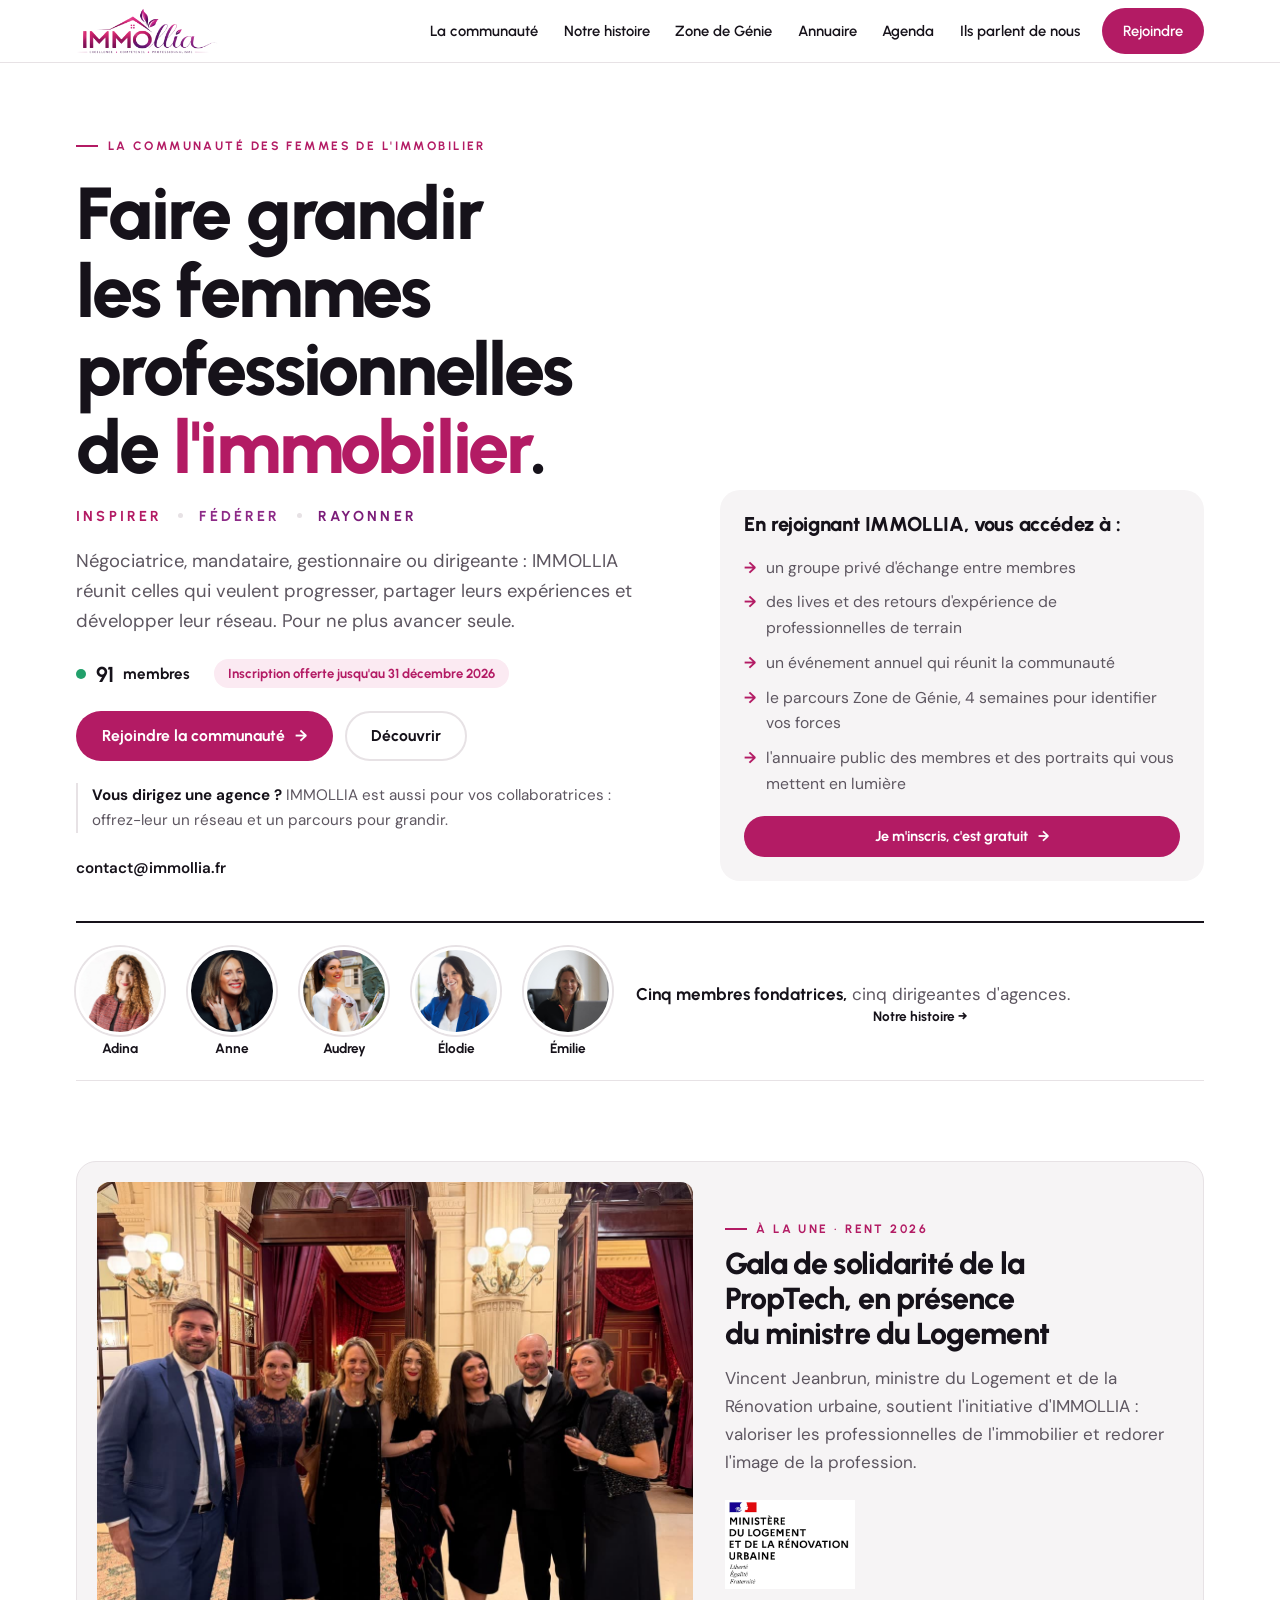
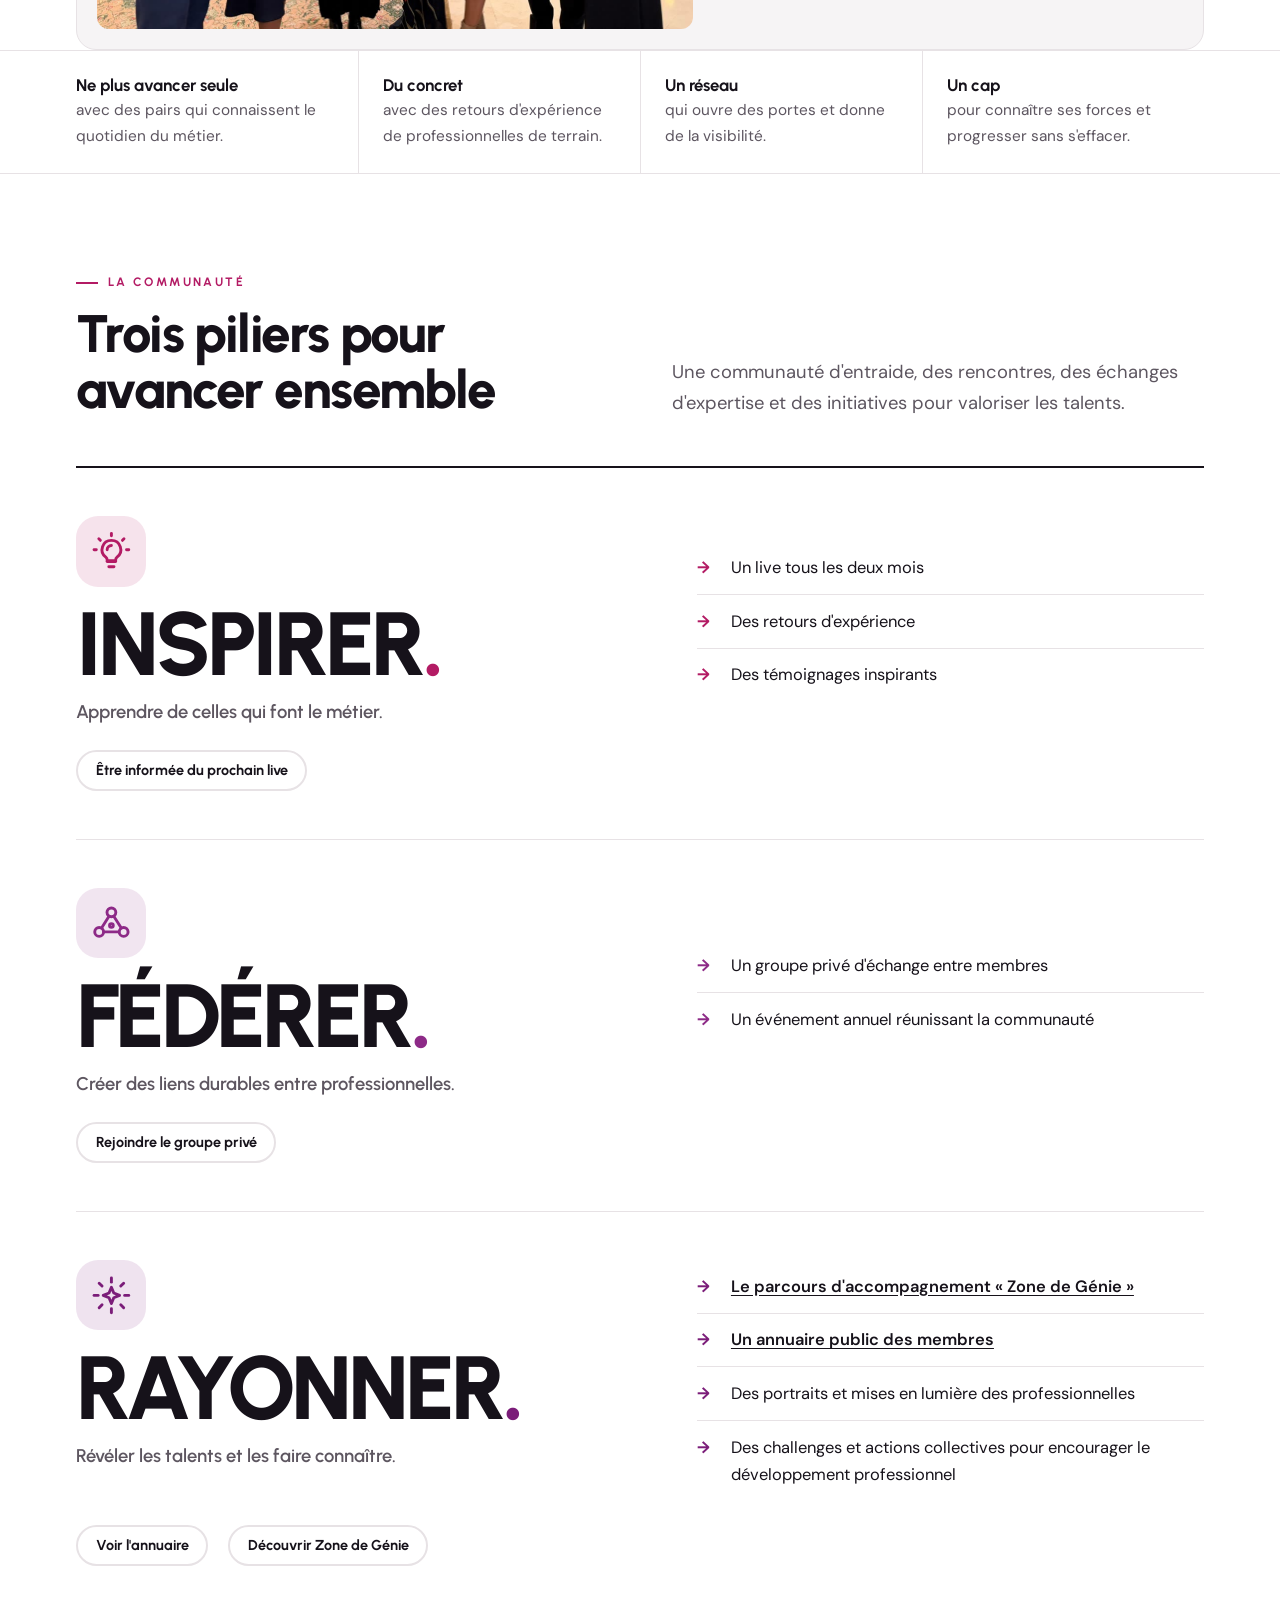
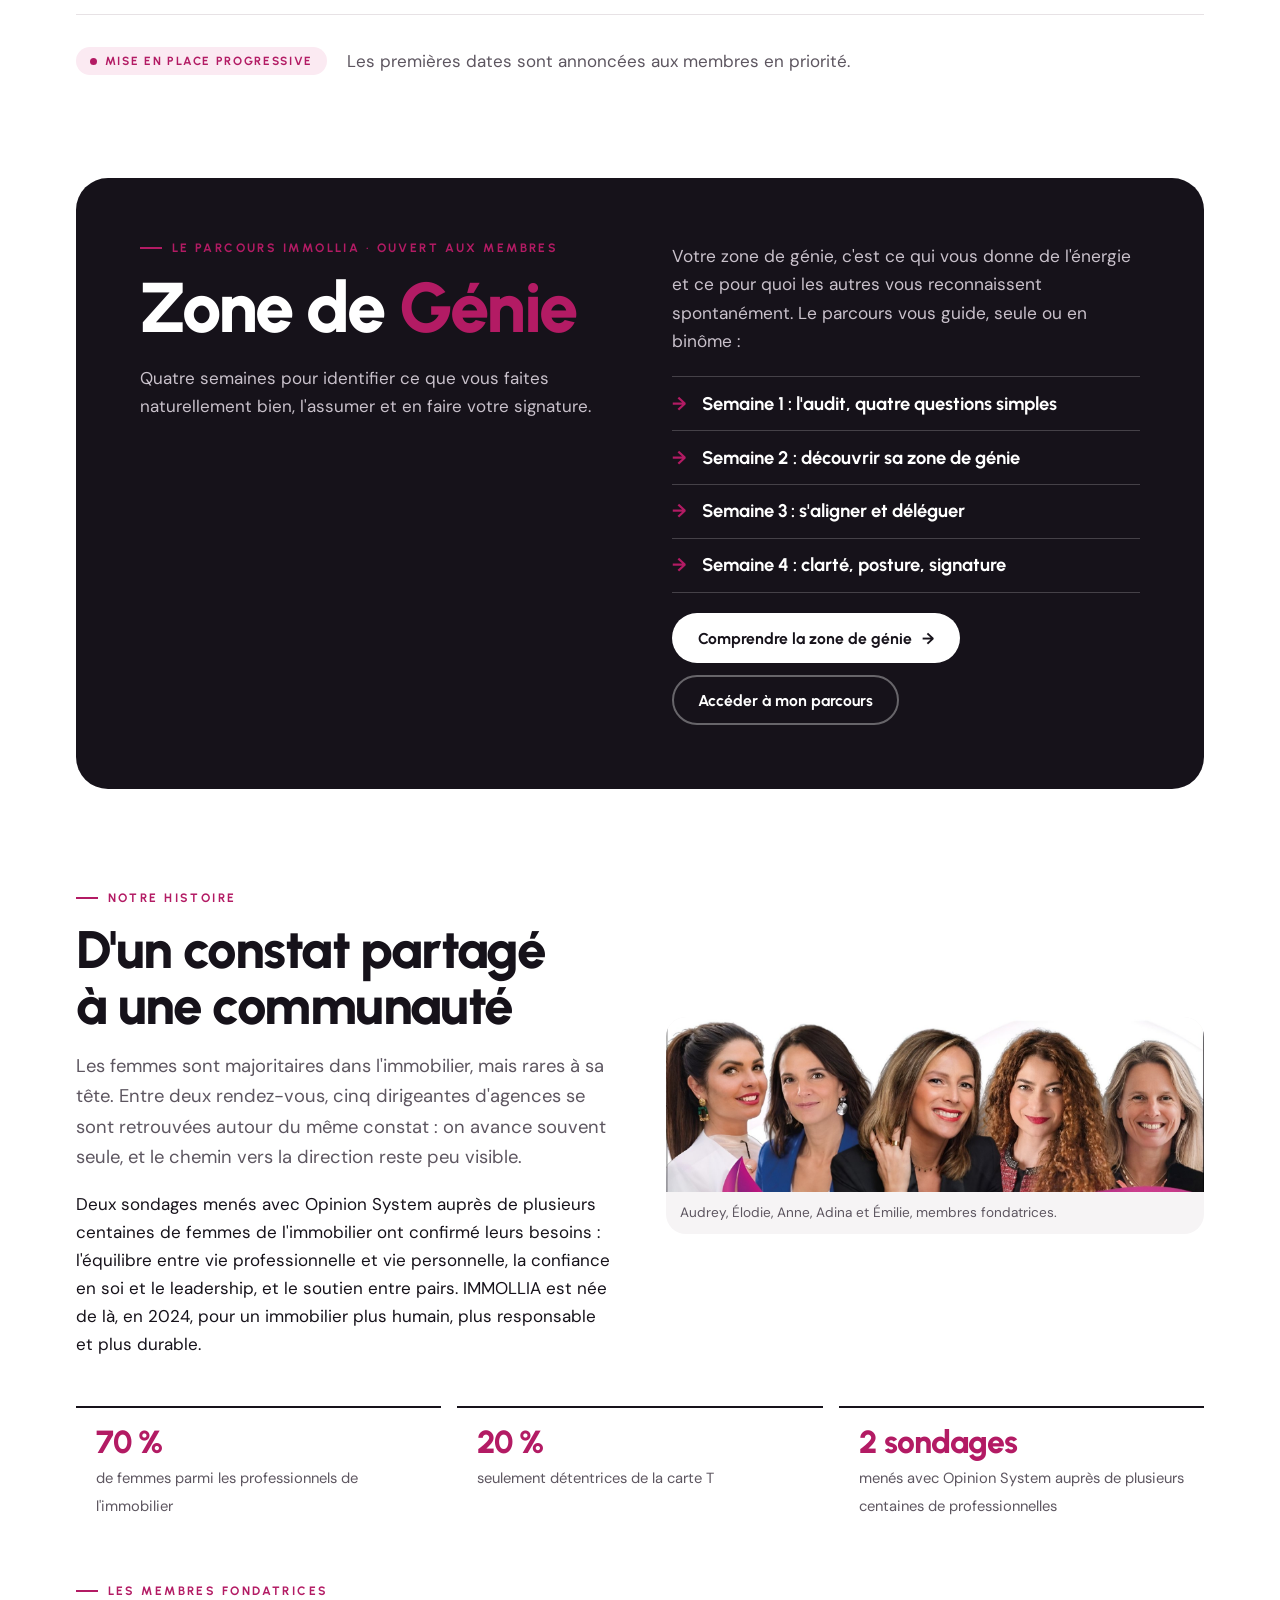
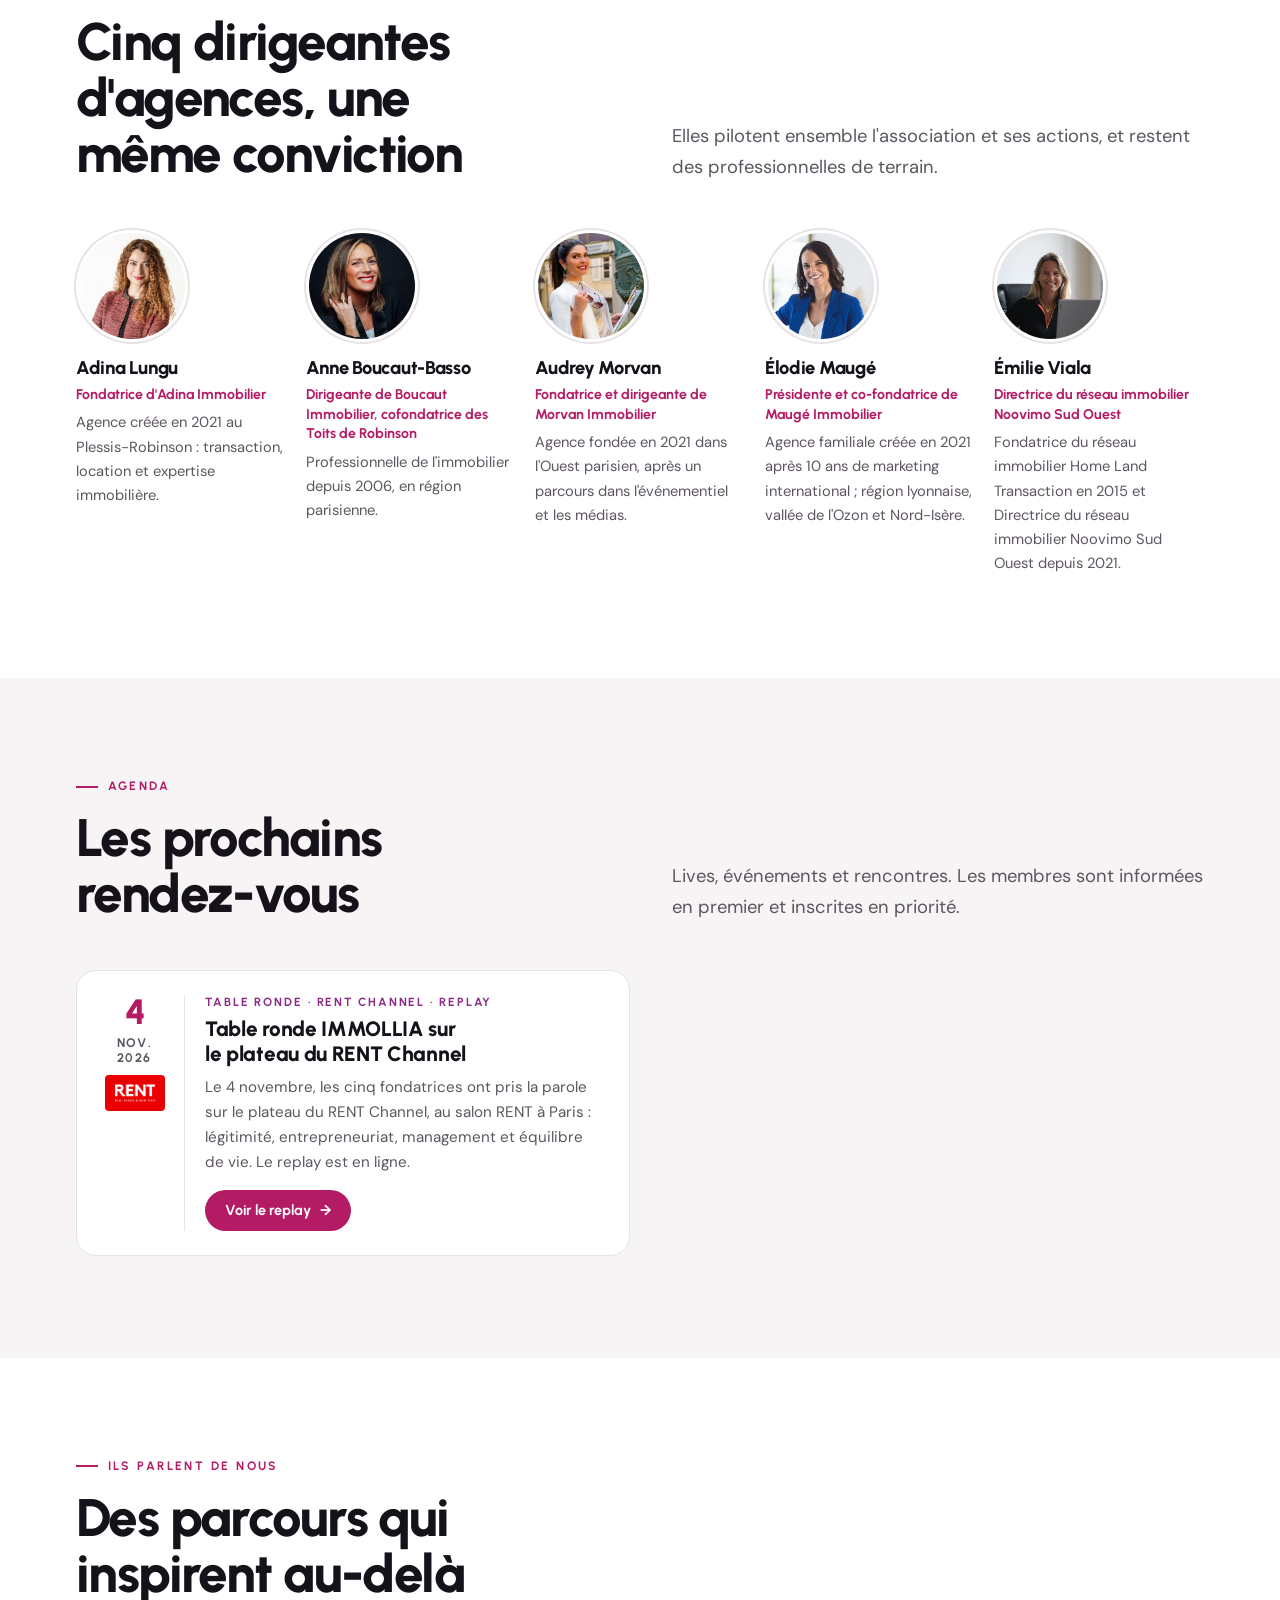
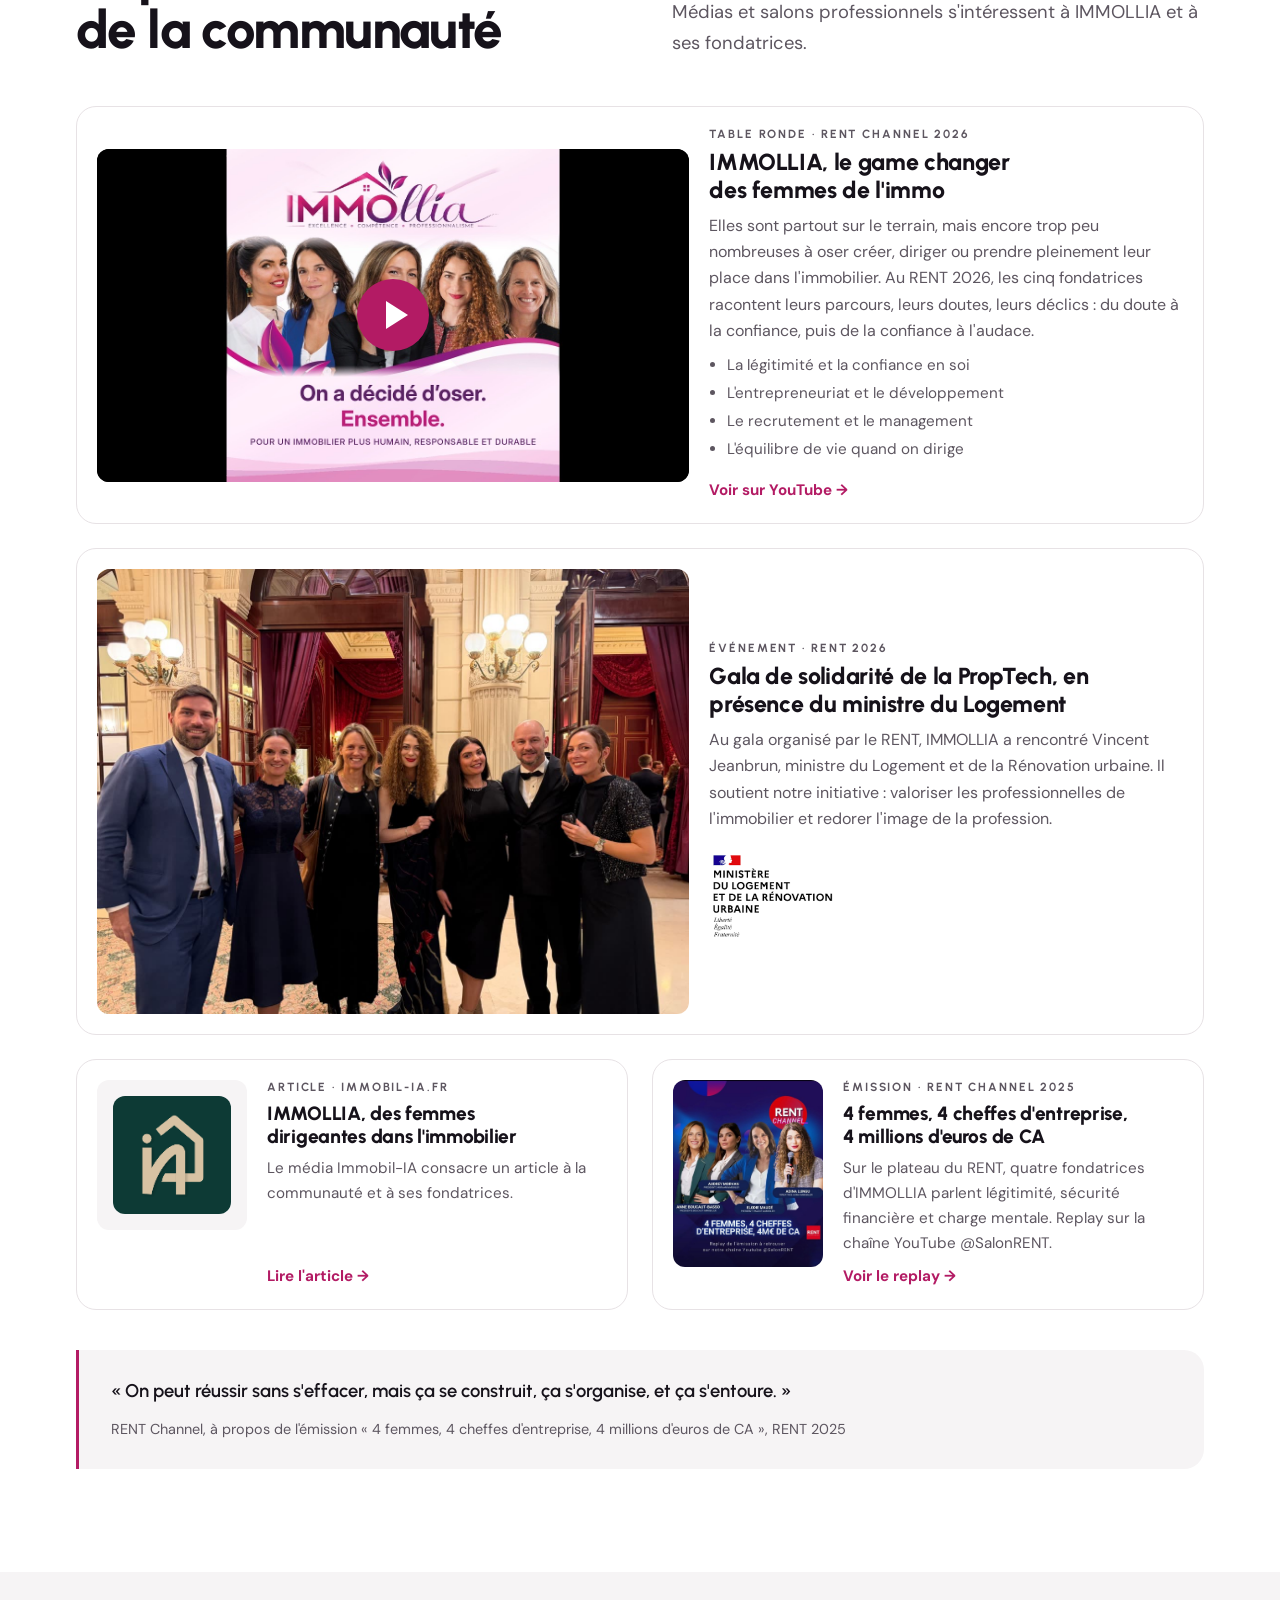
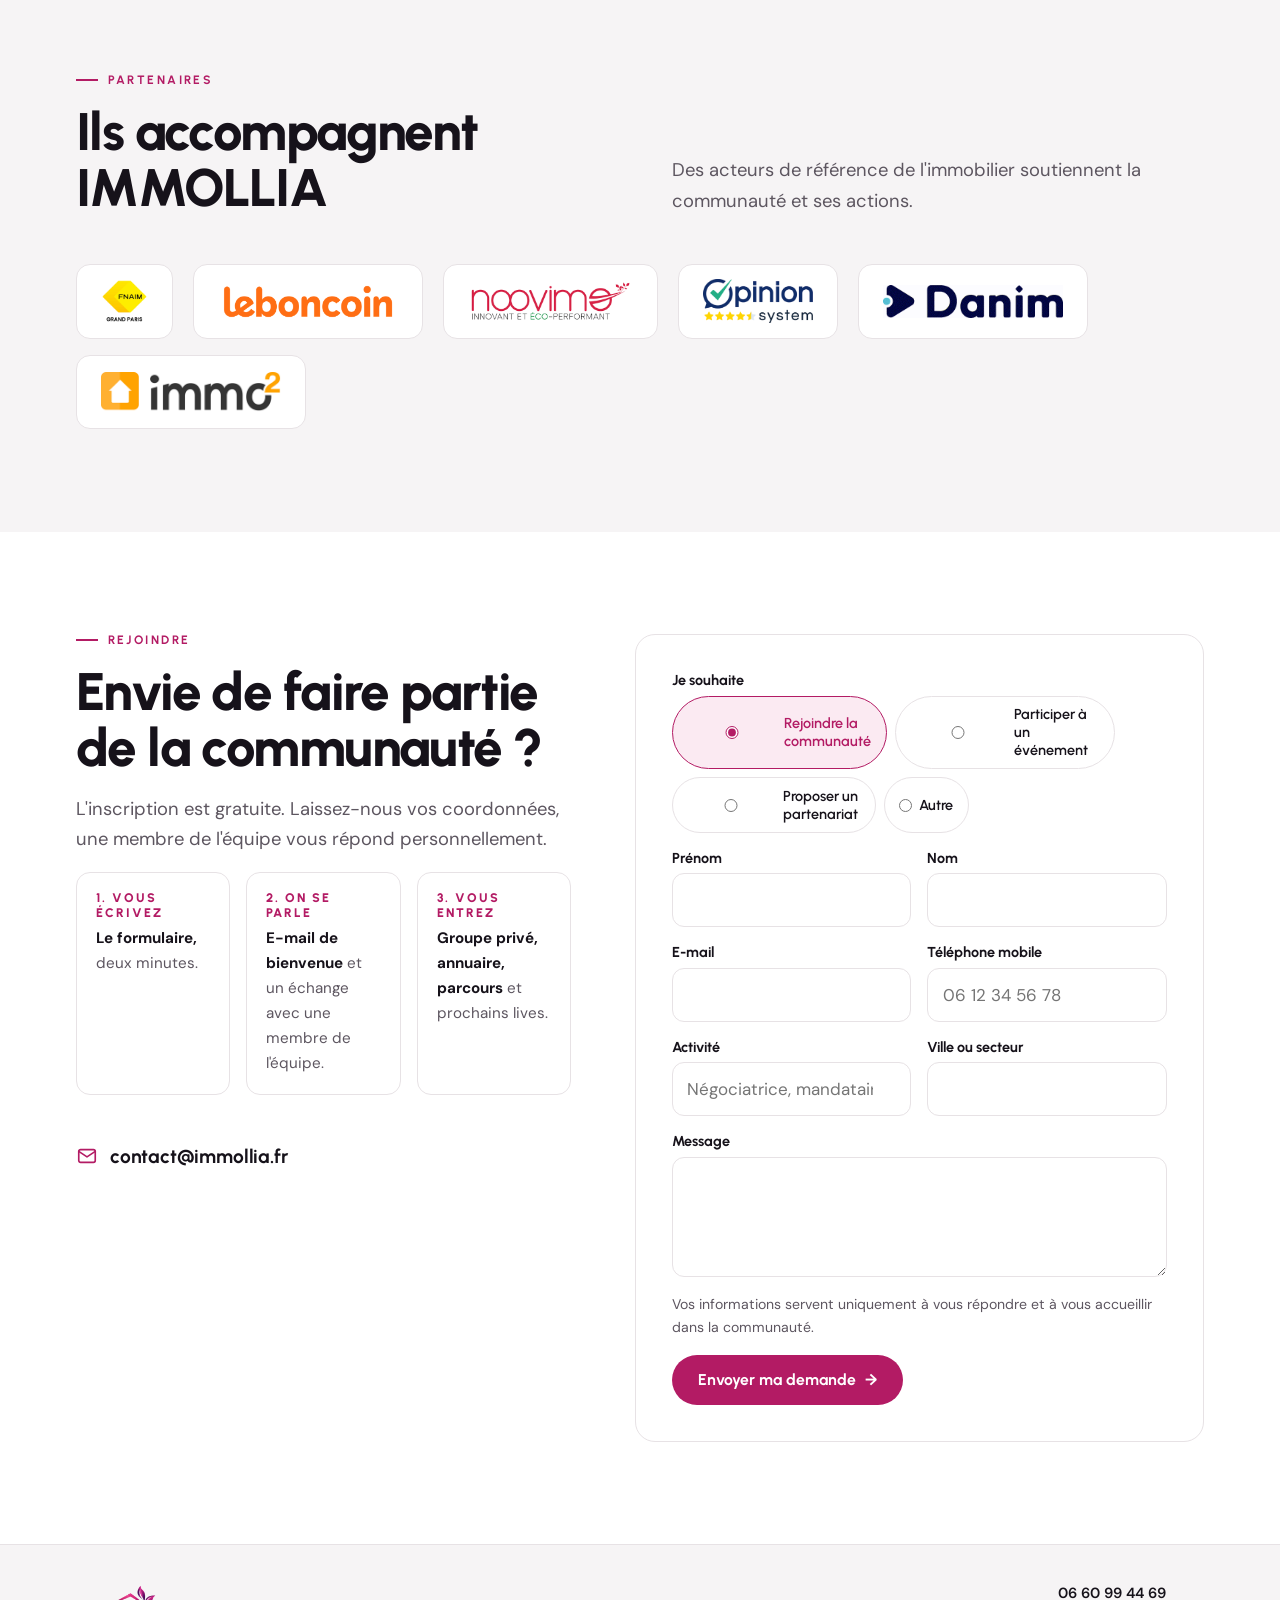
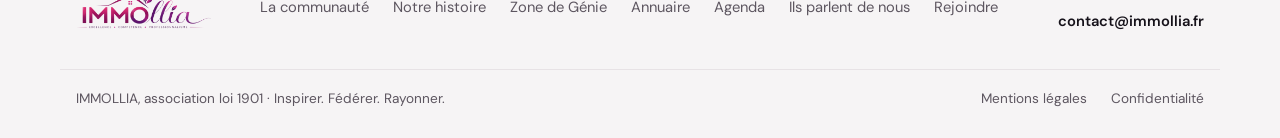
<file: index.html>
<!doctype html>
<html lang="fr">
<head>
<meta charset="utf-8">
<meta name="viewport" content="width=device-width, initial-scale=1, viewport-fit=cover">
<link rel="icon" href="/favicon.ico" sizes="any">
<link rel="icon" type="image/png" sizes="32x32" href="/favicon-32.png">
<link rel="apple-touch-icon" href="/apple-touch-icon.png">
<title>IMMOLLIA</title>
<meta name="description" content="IMMOLLIA, la communauté qui fait grandir les femmes professionnelles de l'immobilier. Inspirer, fédérer, rayonner.">
<link rel="preconnect" href="https://fonts.googleapis.com">
<link rel="preconnect" href="https://fonts.gstatic.com" crossorigin>
<link rel="stylesheet" href="https://fonts.googleapis.com/css2?family=Urbanist:wght@500;600;700;800&family=DM+Sans:opsz,wght@9..40,400;9..40,500;9..40,700&display=swap">
<link rel="stylesheet" href="assets/site.css?v=20261123a">
</head>
<body>


<header class="site-header">
  <div class="wrap">
    <a href="#accueil" class="brand" aria-label="IMMOLLIA, accueil">
      <img src="assets/logo-immollia.png" alt="IMMOLLIA" width="142" height="46">
    </a>
    <button type="button" class="menu-btn" id="menu-btn" aria-expanded="false" aria-controls="nav">Menu</button>
    <nav class="nav" id="nav" aria-label="Navigation principale">
      <a href="#piliers">La communauté</a>
      <a href="#histoire">Notre histoire</a>
      <a href="zone-de-genie.html">Zone de Génie</a>
      <a href="annuaire.html">Annuaire</a>
      <a href="#agenda">Agenda</a>
      <a href="#presse">Ils parlent de nous</a>
      <a href="#rejoindre" class="btn btn--primary">Rejoindre</a>
    </nav>
  </div>
</header>

<main>
  <section class="hero" id="accueil">
    <div class="wrap">
      <div class="hero-top">
        <div class="hero-text">
          <span class="label">La communauté des femmes de l'immobilier</span>
          <h1>Faire grandir les femmes professionnelles de <em>l'immobilier</em>.</h1>
          <p class="motto" aria-label="Inspirer. Fédérer. Rayonner."><span>Inspirer</span><i></i><span>Fédérer</span><i></i><span>Rayonner</span></p>
          <p class="lead">Négociatrice, mandataire, gestionnaire ou dirigeante : IMMOLLIA réunit celles qui veulent progresser, partager leurs expériences et développer leur réseau. Pour ne plus avancer seule.</p>
          <div class="hero-meta">
            <span class="live"><i aria-hidden="true"></i><b data-membres>91</b> membres</span>
            <span class="offer">Inscription offerte jusqu'au 31 décembre 2026</span>
          </div>
          <div class="btn-row">
            <a href="#rejoindre" class="btn btn--primary" data-intent="Je souhaite rejoindre la communauté IMMOLLIA." data-motif="rejoindre">Rejoindre la communauté <span class="arrow" aria-hidden="true">→</span></a>
            <a href="#piliers" class="btn btn--ghost">Découvrir</a>
          </div>
          <p class="for-managers"><strong>Vous dirigez une agence ?</strong> IMMOLLIA est aussi pour vos collaboratrices : offrez-leur un réseau et un parcours pour grandir.</p>
          <p class="hero-contact">
            <a href="mailto:contact@immollia.fr">contact@immollia.fr</a>
          </p>
        </div>
        <aside class="hero-aside" aria-labelledby="promise-title">
          <h2 id="promise-title">En rejoignant IMMOLLIA, vous accédez à :</h2>
          <ul>
            <li>un groupe privé d'échange entre membres</li>
            <li>des lives et des retours d'expérience de professionnelles de terrain</li>
            <li>un événement annuel qui réunit la communauté</li>
            <li>le parcours Zone de Génie, 4 semaines pour identifier vos forces</li>
            <li>l'annuaire public des membres et des portraits qui vous mettent en lumière</li>
          </ul>
          <a href="#rejoindre" class="btn btn--primary btn--sm" data-intent="Je souhaite rejoindre la communauté IMMOLLIA." data-motif="rejoindre">Je m'inscris, c'est gratuit <span class="arrow" aria-hidden="true">→</span></a>
        </aside>
      </div>
      <div class="team-strip">
        <a href="#fondatrices"><img src="assets/portraits/portrait-1.jpg" alt="Adina Lungu" width="88" height="88"><span>Adina</span></a>
        <a href="#fondatrices"><img src="assets/portraits/portrait-2.jpg" alt="Anne Boucaut-Basso" width="88" height="88"><span>Anne</span></a>
        <a href="#fondatrices"><img src="assets/portraits/portrait-5.jpg" alt="Audrey Morvan" width="88" height="88"><span>Audrey</span></a>
        <a href="#fondatrices"><img src="assets/portraits/portrait-3.jpg" alt="Élodie Maugé" width="88" height="88"><span>Élodie</span></a>
        <a href="#fondatrices"><img src="assets/portraits/portrait-4.jpg" alt="Émilie Viala" width="88" height="88"><span>Émilie</span></a>
        <p><strong>Cinq membres fondatrices,</strong> cinq dirigeantes d'agences. <a href="#histoire">Notre histoire →</a></p>
      </div>
      <a class="hero-news" href="#presse">
        <img src="assets/gala-proptech-rent-2026.jpg" alt="La délégation IMMOLLIA et ses partenaires au gala de solidarité de la PropTech organisé par le RENT" width="1200" height="900">
        <div>
          <span class="label">À la une · RENT 2026</span>
          <h2>Gala de solidarité de la PropTech, en présence du ministre du Logement</h2>
          <p>Vincent Jeanbrun, ministre du Logement et de la Rénovation urbaine, soutient l'initiative d'IMMOLLIA : valoriser les professionnelles de l'immobilier et redorer l'image de la profession.</p>
          <img class="press-logo" src="assets/logo-ministere-logement.png" alt="Ministère du Logement et de la Rénovation urbaine" width="216" height="148">
        </div>
      </a>
    </div>
  </section>

  <section class="seek" aria-label="Ce que nos membres viennent chercher">
    <div class="wrap">
      <p><strong>Ne plus avancer seule</strong>avec des pairs qui connaissent le quotidien du métier.</p>
      <p><strong>Du concret</strong>avec des retours d'expérience de professionnelles de terrain.</p>
      <p><strong>Un réseau</strong>qui ouvre des portes et donne de la visibilité.</p>
      <p><strong>Un cap</strong>pour connaître ses forces et progresser sans s'effacer.</p>
    </div>
  </section>

  <section class="section" id="piliers" aria-labelledby="piliers-title">
    <div class="wrap">
      <div class="head">
        <div class="stack">
          <span class="label">La communauté</span>
          <h2 id="piliers-title">Trois piliers pour avancer ensemble</h2>
        </div>
        <p class="lead">Une communauté d'entraide, des rencontres, des échanges d'expertise et des initiatives pour valoriser les talents.</p>
      </div>
      <div class="pillars">
        <article class="pillar pillar--1" id="pilier-inspirer">
          <div class="pillar-name">
            <span class="pillar-icon" aria-hidden="true"><svg viewBox="0 0 24 24"><path d="M9.5 18h5"/><path d="M10.5 21h3"/><path d="M12 5.5a5.5 5.5 0 0 0-3.3 9.9c.5.4.8 1 .8 1.6v.5h5v-.5c0-.6.3-1.2.8-1.6A5.5 5.5 0 0 0 12 5.5Z"/><path d="M12 1.5v1.3"/><path d="M4.6 4.6l.9.9"/><path d="M19.4 4.6l-.9.9"/><path d="M1.8 11h1.3"/><path d="M20.9 11h1.3"/><path d="M12 8.5a2.5 2.5 0 0 0-2.5 2.5"/></svg></span>
            <h3>Inspirer</h3>
            <p class="intro">Apprendre de celles qui font le métier.</p>
          </div>
          <ul>
            <li>Un live tous les deux mois</li>
            <li>Des retours d'expérience</li>
            <li>Des témoignages inspirants</li>
          </ul>
          <div class="pillar-cta"><a href="#rejoindre" class="btn btn--ghost btn--sm" data-intent="Je souhaite être informée des prochains lives IMMOLLIA." data-motif="rejoindre">Être informée du prochain live</a></div>
        </article>
        <article class="pillar pillar--2" id="pilier-federer">
          <div class="pillar-name">
            <span class="pillar-icon" aria-hidden="true"><svg viewBox="0 0 24 24"><circle cx="12" cy="5.5" r="2.6"/><circle cx="4.8" cy="17" r="2.6"/><circle cx="19.2" cy="17" r="2.6"/><path d="M10.6 7.8 6.2 14.7"/><path d="M13.4 7.8l4.4 6.9"/><path d="M7.6 17h8.8"/><circle cx="12" cy="13.2" r="1.1"/></svg></span>
            <h3>Fédérer</h3>
            <p class="intro">Créer des liens durables entre professionnelles.</p>
          </div>
          <ul>
            <li>Un groupe privé d'échange entre membres</li>
            <li>Un événement annuel réunissant la communauté</li>
          </ul>
          <div class="pillar-cta"><a href="#rejoindre" class="btn btn--ghost btn--sm" data-intent="Je souhaite rejoindre le groupe privé IMMOLLIA." data-motif="rejoindre">Rejoindre le groupe privé</a></div>
        </article>
        <article class="pillar pillar--3" id="pilier-rayonner">
          <div class="pillar-name">
            <span class="pillar-icon" aria-hidden="true"><svg viewBox="0 0 24 24"><path d="M12 7.2l1.4 3.4 3.4 1.4-3.4 1.4L12 16.8l-1.4-3.4L7.2 12l3.4-1.4z"/><path d="M12 1.8v2.4"/><path d="M12 19.8v2.4"/><path d="M1.8 12h2.4"/><path d="M19.8 12h2.4"/><path d="M4.8 4.8l1.7 1.7"/><path d="M17.5 17.5l1.7 1.7"/><path d="M4.8 19.2l1.7-1.7"/><path d="M17.5 6.5l1.7-1.7"/></svg></span>
            <h3>Rayonner</h3>
            <p class="intro">Révéler les talents et les faire connaître.</p>
          </div>
          <ul>
            <li><a href="zone-de-genie.html">Le parcours d'accompagnement « Zone de Génie »</a></li>
            <li><a href="annuaire.html">Un annuaire public des membres</a></li>
            <li>Des portraits et mises en lumière des professionnelles</li>
            <li>Des challenges et actions collectives pour encourager le développement professionnel</li>
          </ul>
          <div class="pillar-cta"><a href="annuaire.html" class="btn btn--ghost btn--sm">Voir l'annuaire</a><a href="zone-de-genie.html" class="btn btn--ghost btn--sm">Découvrir Zone de Génie</a></div>
        </article>
      </div>
      <div class="status">
        <span class="chip">Mise en place progressive</span>
        <p>Les premières dates sont annoncées aux membres en priorité.</p>
      </div>
    </div>
  </section>

  <section id="zone-de-genie" aria-labelledby="genie-title">
    <div class="wrap">
      <div class="genie">
        <div class="stack">
          <span class="label">Le parcours IMMOLLIA · ouvert aux membres</span>
          <h2 id="genie-title">Zone de <span>Génie</span></h2>
          <p style="color:var(--dark-soft)">Quatre semaines pour identifier ce que vous faites naturellement bien, l'assumer et en faire votre signature.</p>
        </div>
        <div class="genie-body">
          <p>Votre zone de génie, c'est ce qui vous donne de l'énergie et ce pour quoi les autres vous reconnaissent spontanément. Le parcours vous guide, seule ou en binôme :</p>
          <ul class="genie-steps">
            <li>Semaine 1 : l'audit, quatre questions simples</li>
            <li>Semaine 2 : découvrir sa zone de génie</li>
            <li>Semaine 3 : s'aligner et déléguer</li>
            <li>Semaine 4 : clarté, posture, signature</li>
          </ul>
          <div class="btn-row">
            <a href="zone-de-genie.html" class="btn btn--on-dark">Comprendre la zone de génie <span class="arrow" aria-hidden="true">→</span></a>
            <a href="parcours/" class="btn btn--ghost" style="color:var(--dark-ink);border-color:color-mix(in srgb,var(--dark-ink) 35%,transparent)">Accéder à mon parcours</a>
          </div>
        </div>
      </div>
    </div>
  </section>

  <section class="section" id="histoire" aria-labelledby="histoire-title">
    <div class="wrap">
      <div class="story-grid">
        <div class="stack">
          <span class="label">Notre histoire</span>
          <h2 id="histoire-title">D'un constat partagé à une communauté</h2>
          <p class="lead">Les femmes sont majoritaires dans l'immobilier, mais rares à sa tête. Entre deux rendez-vous, cinq dirigeantes d'agences se sont retrouvées autour du même constat : on avance souvent seule, et le chemin vers la direction reste peu visible.</p>
          <p>Deux sondages menés avec Opinion System auprès de plusieurs centaines de femmes de l'immobilier ont confirmé leurs besoins : l'équilibre entre vie professionnelle et vie personnelle, la confiance en soi et le leadership, et le soutien entre pairs. IMMOLLIA est née de là, en 2024, pour un immobilier plus humain, plus responsable et plus durable.</p>
        </div>
        <figure>
          <img src="assets/equipe.jpg" alt="Les cinq membres fondatrices d'IMMOLLIA" width="1600" height="534" loading="lazy">
          <figcaption>Audrey, Élodie, Anne, Adina et Émilie, membres fondatrices.</figcaption>
        </figure>
      </div>
      <div class="facts">
        <div class="fact"><strong>70 %</strong><span>de femmes parmi les professionnels de l'immobilier</span></div>
        <div class="fact"><strong>20 %</strong><span>seulement détentrices de la carte T</span></div>
        <div class="fact"><strong>2 sondages</strong><span>menés avec Opinion System auprès de plusieurs centaines de professionnelles</span></div>
      </div>

      <div class="head" id="fondatrices">
        <div class="stack">
          <span class="label">Les membres fondatrices</span>
          <h2>Cinq dirigeantes d'agences, une même conviction</h2>
        </div>
        <p class="lead">Elles pilotent ensemble l'association et ses actions, et restent des professionnelles de terrain.</p>
      </div>
      <div class="founders">
        <article class="founder">
          <img class="portrait" src="assets/portraits/portrait-1.jpg" alt="Adina Lungu" width="112" height="112" loading="lazy">
          <h3>Adina Lungu</h3>
          <p class="role">Fondatrice d'Adina Immobilier</p>
          <p class="bio">Agence créée en 2021 au Plessis-Robinson : transaction, location et expertise immobilière.</p>
        </article>
        <article class="founder">
          <img class="portrait" src="assets/portraits/portrait-2.jpg" alt="Anne Boucaut-Basso" width="112" height="112" loading="lazy">
          <h3>Anne Boucaut-Basso</h3>
          <p class="role">Dirigeante de Boucaut Immobilier, cofondatrice des Toits de Robinson</p>
          <p class="bio">Professionnelle de l'immobilier depuis 2006, en région parisienne.</p>
        </article>
        <article class="founder">
          <img class="portrait" src="assets/portraits/portrait-5.jpg" alt="Audrey Morvan" width="112" height="112" loading="lazy">
          <h3>Audrey Morvan</h3>
          <p class="role">Fondatrice et dirigeante de Morvan Immobilier</p>
          <p class="bio">Agence fondée en 2021 dans l'Ouest parisien, après un parcours dans l'événementiel et les médias.</p>
        </article>
        <article class="founder">
          <img class="portrait" src="assets/portraits/portrait-3.jpg" alt="Élodie Maugé" width="112" height="112" loading="lazy">
          <h3>Élodie Maugé</h3>
          <p class="role">Présidente et co-fondatrice de Maugé Immobilier</p>
          <p class="bio">Agence familiale créée en 2021 après 10 ans de marketing international ; région lyonnaise, vallée de l'Ozon et Nord-Isère.</p>
        </article>
        <article class="founder">
          <img class="portrait" src="assets/portraits/portrait-4.jpg" alt="Émilie Viala" width="112" height="112" loading="lazy">
          <h3>Émilie Viala</h3>
          <p class="role">Directrice du réseau immobilier Noovimo Sud Ouest</p>
          <p class="bio">Fondatrice du réseau immobilier Home Land Transaction en 2015 et Directrice du réseau immobilier Noovimo Sud Ouest depuis 2021.</p>
        </article>
      </div>
    </div>
  </section>

  <section class="section section--soft" id="agenda" aria-labelledby="agenda-title">
    <div class="wrap">
      <div class="head">
        <div class="stack">
          <span class="label">Agenda</span>
          <h2 id="agenda-title">Les prochains rendez-vous</h2>
        </div>
        <p class="lead">Lives, événements et rencontres. Les membres sont informées en premier et inscrites en priorité.</p>
      </div>
      <div class="events">
        <article class="event">
          <div class="date"><b>4</b><span>nov. 2026</span><img src="assets/logo-rent.png" alt="RENT, Real Estate &amp; New Tech" width="60" height="36" loading="lazy"></div>
          <div class="event-body">
            <span class="kind">Table ronde · RENT Channel · Replay</span>
            <h3>Table ronde IMMOLLIA sur le plateau du RENT Channel</h3>
            <p>Le 4 novembre, les cinq fondatrices ont pris la parole sur le plateau du RENT Channel, au salon RENT à Paris : légitimité, entrepreneuriat, management et équilibre de vie. Le replay est en ligne.</p>
            <a href="#table-ronde-2026" class="btn btn--primary btn--sm">Voir le replay <span class="arrow" aria-hidden="true">→</span></a>
          </div>
        </article>
      </div>
    </div>
  </section>

  <section class="section" id="presse" aria-labelledby="presse-title">
    <div class="wrap">
      <div class="head">
        <div class="stack">
          <span class="label">Ils parlent de nous</span>
          <h2 id="presse-title">Des parcours qui inspirent au-delà de la communauté</h2>
        </div>
        <p class="lead">Médias et salons professionnels s'intéressent à IMMOLLIA et à ses fondatrices.</p>
      </div>
      <div class="press">
        <article class="press-card press-card--wide press-card--video" id="table-ronde-2026">
          <div class="video" data-youtube="mGS9TPp_-BM">
            <a class="video-play" href="https://youtu.be/mGS9TPp_-BM" target="_blank" rel="noopener" aria-label="Lire la vidéo « IMMOLLIA, le game changer des femmes de l'immo »">
              <img src="assets/table-ronde-rent-2026.jpg" alt="Table ronde IMMOLLIA « Game Changer » sur le plateau du RENT Channel 2026" width="1280" height="720" loading="lazy">
              <span class="video-btn" aria-hidden="true"></span>
            </a>
          </div>
          <div class="press-body">
            <span class="source">Table ronde · RENT Channel 2026</span>
            <h3>IMMOLLIA, le game changer des femmes de l'immo</h3>
            <p>Elles sont partout sur le terrain, mais encore trop peu nombreuses à oser créer, diriger ou prendre pleinement leur place dans l'immobilier. Au RENT 2026, les cinq fondatrices racontent leurs parcours, leurs doutes, leurs déclics : du doute à la confiance, puis de la confiance à l'audace.</p>
            <ul class="video-topics">
              <li>La légitimité et la confiance en soi</li>
              <li>L'entrepreneuriat et le développement</li>
              <li>Le recrutement et le management</li>
              <li>L'équilibre de vie quand on dirige</li>
            </ul>
            <a class="more" href="https://youtu.be/mGS9TPp_-BM" target="_blank" rel="noopener">Voir sur YouTube →</a>
          </div>
        </article>
        <article class="press-card press-card--wide">
          <div class="press-thumb"><img src="assets/gala-proptech-rent-2026.jpg" alt="La délégation IMMOLLIA et ses partenaires au gala de solidarité de la PropTech organisé par le RENT" width="1200" height="900" loading="lazy"></div>
          <div class="press-body">
            <span class="source">Événement · RENT 2026</span>
            <h3>Gala de solidarité de la PropTech, en présence du ministre du Logement</h3>
            <p>Au gala organisé par le RENT, IMMOLLIA a rencontré Vincent Jeanbrun, ministre du Logement et de la Rénovation urbaine. Il soutient notre initiative : valoriser les professionnelles de l'immobilier et redorer l'image de la profession.</p>
            <img class="press-logo" src="assets/logo-ministere-logement.png" alt="Ministère du Logement et de la Rénovation urbaine" width="216" height="148" loading="lazy">
          </div>
        </article>
        <a class="press-card" href="https://www.immobil-ia.fr/autres/immollia-femmes-dirigeantes-immobilier/" target="_blank" rel="noopener">
          <div class="press-thumb press-thumb--logo"><img src="assets/logo-immobil-ia.png" alt="Immobil-IA" width="554" height="554" loading="lazy"></div>
          <div class="press-body">
            <span class="source">Article · immobil-ia.fr</span>
            <h3>IMMOLLIA, des femmes dirigeantes dans l'immobilier</h3>
            <p>Le média Immobil-IA consacre un article à la communauté et à ses fondatrices.</p>
            <span class="more">Lire l'article →</span>
          </div>
        </a>
        <a class="press-card" href="https://lnkd.in/eSX6s4Zm" target="_blank" rel="noopener">
          <div class="press-thumb"><img src="assets/rent-2025.jpg" alt="Émission RENT Channel 2025 avec Anne Boucaut-Basso, Audrey Morvan, Élodie Maugé et Adina Lungu" width="715" height="900" loading="lazy"></div>
          <div class="press-body">
            <span class="source">Émission · RENT Channel 2025</span>
            <h3>4 femmes, 4 cheffes d'entreprise, 4 millions d'euros de CA</h3>
            <p>Sur le plateau du RENT, quatre fondatrices d'IMMOLLIA parlent légitimité, sécurité financière et charge mentale. Replay sur la chaîne YouTube @SalonRENT.</p>
            <span class="more">Voir le replay →</span>
          </div>
        </a>
      </div>
      <blockquote class="press-quote">
        <p>« On peut réussir sans s'effacer, mais ça se construit, ça s'organise, et ça s'entoure. »</p>
        <cite>RENT Channel, à propos de l'émission « 4 femmes, 4 cheffes d'entreprise, 4 millions d'euros de CA », RENT 2025</cite>
      </blockquote>
    </div>
  </section>

  <section class="section section--soft" id="partenaires" aria-labelledby="partenaires-title">
    <div class="wrap">
      <div class="head">
        <div class="stack">
          <span class="label">Partenaires</span>
          <h2 id="partenaires-title">Ils accompagnent IMMOLLIA</h2>
        </div>
        <p class="lead">Des acteurs de référence de l'immobilier soutiennent la communauté et ses actions.</p>
      </div>
      <div class="partners" aria-label="Partenaires">
        <span class="partner partner--logo"><img src="assets/logo-fnaim-grand-paris.png" alt="FNAIM Grand Paris" width="253" height="239" loading="lazy"></span>
        <span class="partner partner--logo"><img src="assets/logo-leboncoin.png" alt="leboncoin" width="315" height="75" loading="lazy"></span>
        <span class="partner partner--logo"><img src="assets/logo-noovimo.png" alt="Noovimo" width="490" height="130" loading="lazy"></span>
        <span class="partner partner--logo"><img src="assets/logo-opinion-system.png" alt="Opinion System" width="600" height="239" loading="lazy"></span>
        <span class="partner partner--logo"><img src="assets/logo-danim.png" alt="Danim" width="486" height="88" loading="lazy"></span>
        <span class="partner partner--logo"><img src="assets/logo-immo2.png" alt="immo²" width="390" height="88" loading="lazy"></span>
      </div>
    </div>
  </section>

  <section class="section contact" id="rejoindre" aria-labelledby="contact-title">
    <div class="wrap">
      <div class="stack">
        <span class="label">Rejoindre</span>
        <h2 id="contact-title">Envie de faire partie de la communauté ?</h2>
        <p class="lead">L'inscription est gratuite. Laissez-nous vos coordonnées, une membre de l'équipe vous répond personnellement.</p>
        <div class="how">
          <div><b>1. Vous écrivez</b><strong>Le formulaire,</strong> deux minutes.</div>
          <div><b>2. On se parle</b><strong>E-mail de bienvenue</strong> et un échange avec une membre de l'équipe.</div>
          <div><b>3. Vous entrez</b><strong>Groupe privé, annuaire, parcours</strong> et prochains lives.</div>
        </div>
        <div class="contact-direct">
          <a href="mailto:contact@immollia.fr"><svg viewBox="0 0 24 24" aria-hidden="true"><rect x="3" y="5" width="18" height="14" rx="2"/><path d="m3 7 9 6 9-6"/></svg><span>contact@immollia.fr</span></a>
        </div>
      </div>
      <form id="contact-form" novalidate>
        <div class="field">
          <span style="display:block;font:700 0.9rem var(--font-display)">Je souhaite</span>
          <div class="choices">
            <label><input type="radio" name="motif" value="rejoindre" checked> Rejoindre la communauté</label>
            <label><input type="radio" name="motif" value="evenement"> Participer à un événement</label>
            <label><input type="radio" name="motif" value="partenariat"> Proposer un partenariat</label>
            <label><input type="radio" name="motif" value="autre"> Autre</label>
          </div>
        </div>
        <div class="field-row">
          <div class="field">
            <label for="f-prenom">Prénom</label>
            <input id="f-prenom" name="prenom" type="text" autocomplete="given-name" required>
          </div>
          <div class="field">
            <label for="f-nom">Nom</label>
            <input id="f-nom" name="nom" type="text" autocomplete="family-name" required>
          </div>
        </div>
        <div class="field-row">
          <div class="field">
            <label for="f-email">E-mail</label>
            <input id="f-email" name="email" type="email" autocomplete="email" inputmode="email" required>
          </div>
          <div class="field">
            <label for="f-tel">Téléphone mobile</label>
            <input id="f-tel" name="tel" type="tel" autocomplete="tel" inputmode="tel" placeholder="06 12 34 56 78" required>
          </div>
        </div>
        <div class="field-row">
          <div class="field">
            <label for="f-activite">Activité</label>
            <input id="f-activite" name="activite" type="text" list="activites" placeholder="Négociatrice, mandataire, dirigeante…" required>
            <datalist id="activites">
              <option value="Dirigeante d'agence"></option>
              <option value="Négociatrice"></option>
              <option value="Mandataire immobilier"></option>
              <option value="Gestionnaire locative"></option>
              <option value="Syndic"></option>
              <option value="Dirigeant d'agence (pour mes collaboratrices)"></option>
              <option value="Autre métier de l'immobilier"></option>
            </datalist>
          </div>
          <div class="field">
            <label for="f-ville">Ville ou secteur</label>
            <input id="f-ville" name="ville" type="text" autocomplete="address-level2">
          </div>
        </div>
        <div class="field">
          <label for="f-message">Message</label>
          <textarea id="f-message" name="message"></textarea>
        </div>
        <div class="hp" aria-hidden="true" style="position:absolute;left:-9999px"><label for="f-site">Ne pas remplir</label><input id="f-site" name="site" type="text" tabindex="-1" autocomplete="off"></div>
        <p class="hint">Vos informations servent uniquement à vous répondre et à vous accueillir dans la communauté.</p>
        <div id="form-result" class="form-status" role="alert" hidden></div>
        <button type="submit" class="btn btn--primary">Envoyer ma demande <span class="arrow" aria-hidden="true">→</span></button>
      </form>
    </div>
  </section>
</main>

<footer>
  <div class="wrap footer-top">
    <img src="assets/logo-immollia.png" alt="IMMOLLIA" width="136" height="44">
    <nav aria-label="Liens de bas de page">
      <a href="#piliers">La communauté</a>
      <a href="#histoire">Notre histoire</a>
      <a href="zone-de-genie.html">Zone de Génie</a>
      <a href="annuaire.html">Annuaire</a>
      <a href="#agenda">Agenda</a>
      <a href="#presse">Ils parlent de nous</a>
      <a href="#rejoindre">Rejoindre</a>
    </nav>
    <div class="footer-contact">
      <a href="tel:+33660994469">06 60 99 44 69</a>
      <a href="mailto:contact@immollia.fr">contact@immollia.fr</a>
    </div>
  </div>
  <div class="wrap footer-bottom">
    <span>IMMOLLIA, association loi 1901 · Inspirer. Fédérer. Rayonner.</span>
    <nav aria-label="Informations légales">
      <a href="#" title="À compléter avant la mise en ligne">Mentions légales</a>
      <a href="#" title="À compléter avant la mise en ligne">Confidentialité</a>
    </nav>
  </div>
</footer>

<script src="assets/site.js?v=20261123a"></script>
</body>
</html>
</file>
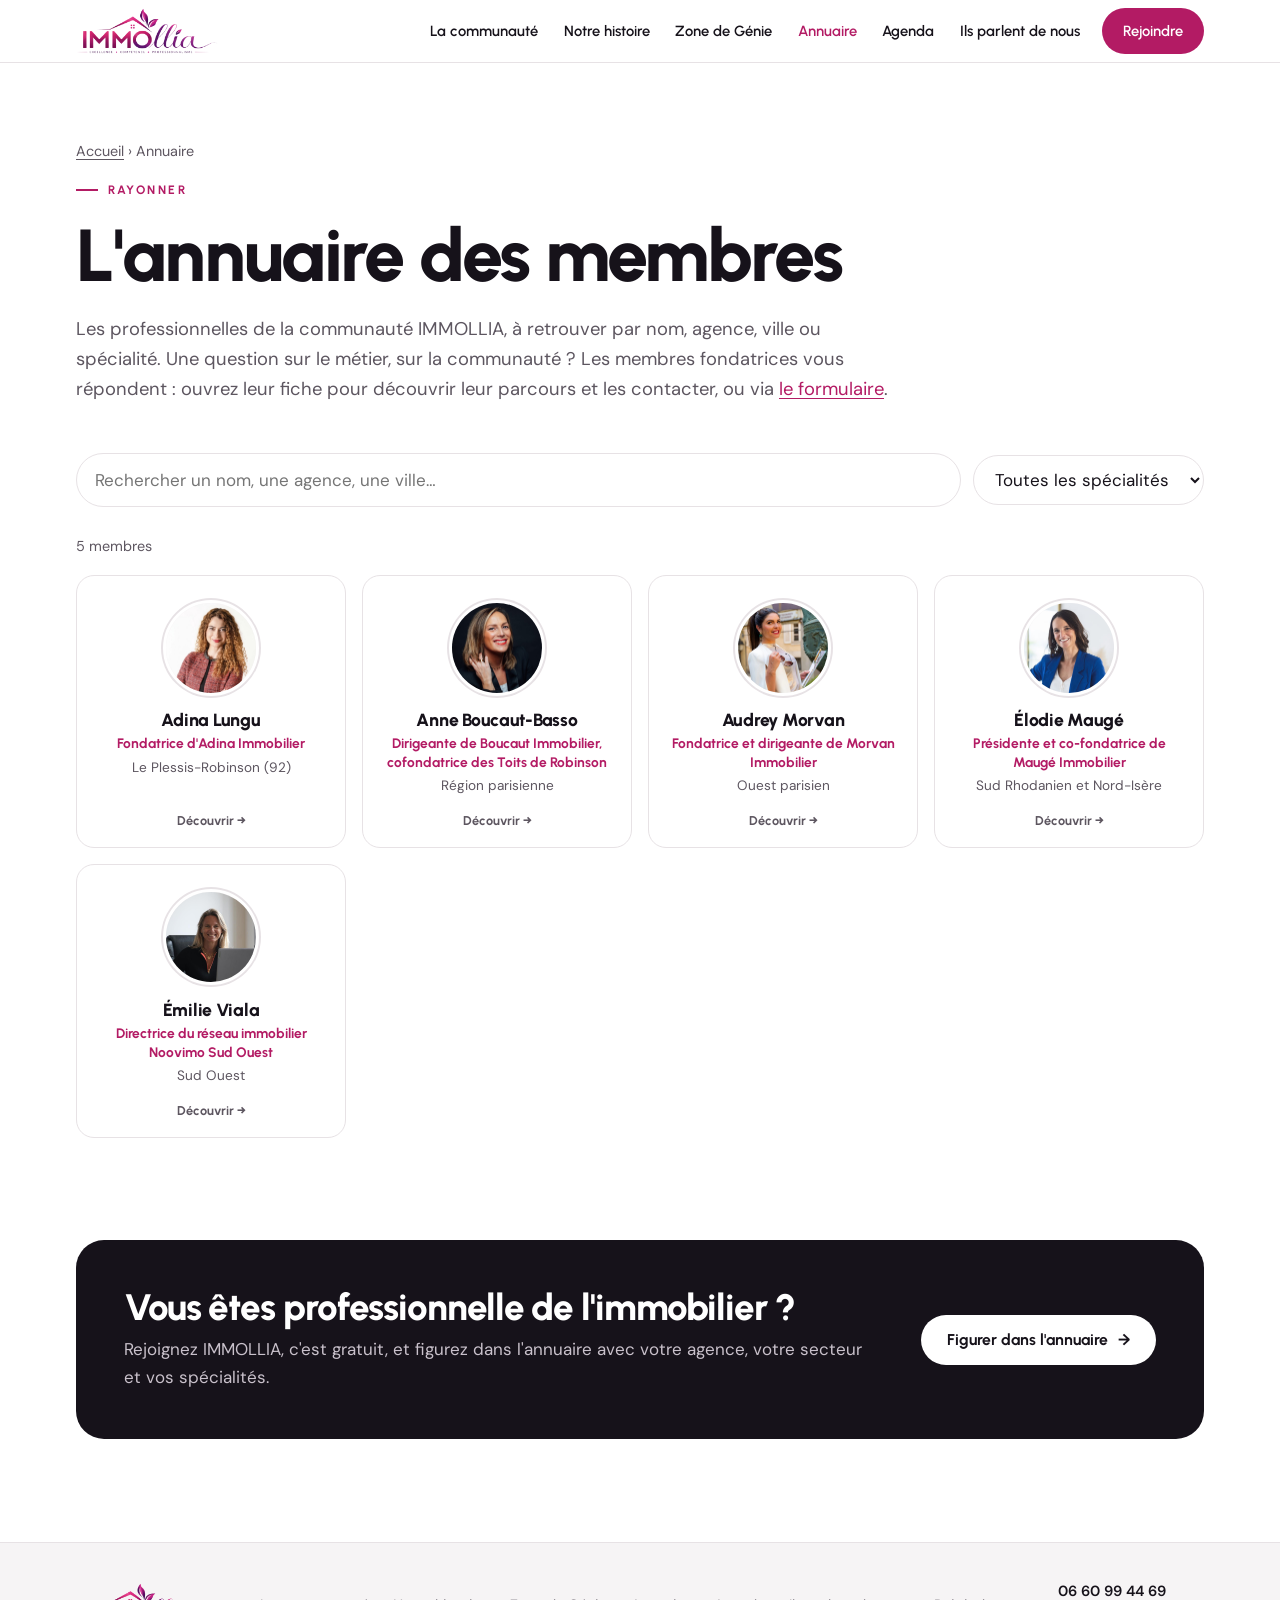
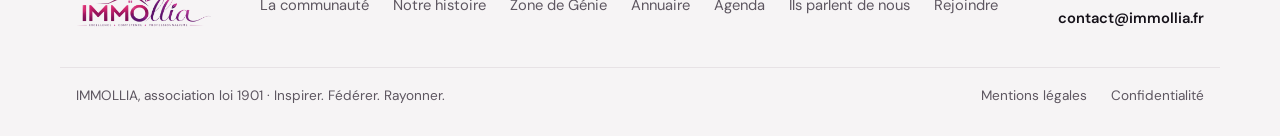
<file: annuaire.html>
<!doctype html>
<html lang="fr">
<head>
<meta charset="utf-8">
<meta name="viewport" content="width=device-width, initial-scale=1, viewport-fit=cover">
<link rel="icon" href="/favicon.ico" sizes="any">
<link rel="icon" type="image/png" sizes="32x32" href="/favicon-32.png">
<link rel="apple-touch-icon" href="/apple-touch-icon.png">
<title>Annuaire des membres · IMMOLLIA</title>
<meta name="description" content="L'annuaire public des membres de la communauté IMMOLLIA : des professionnelles de l'immobilier à contacter, par ville et par spécialité.">
<link rel="preconnect" href="https://fonts.googleapis.com">
<link rel="preconnect" href="https://fonts.gstatic.com" crossorigin>
<link rel="stylesheet" href="https://fonts.googleapis.com/css2?family=Urbanist:wght@500;600;700;800&family=DM+Sans:opsz,wght@9..40,400;9..40,500;9..40,700&display=swap">
<link rel="stylesheet" href="assets/site.css?v=20261123a">
</head>
<body>


<header class="site-header">
  <div class="wrap">
    <a href="index.html" class="brand" aria-label="IMMOLLIA, accueil">
      <img src="assets/logo-immollia.png" alt="IMMOLLIA" width="142" height="46">
    </a>
    <button type="button" class="menu-btn" id="menu-btn" aria-expanded="false" aria-controls="nav">Menu</button>
    <nav class="nav" id="nav" aria-label="Navigation principale">
      <a href="index.html#piliers">La communauté</a>
      <a href="index.html#histoire">Notre histoire</a>
      <a href="zone-de-genie.html">Zone de Génie</a>
      <a href="annuaire.html" aria-current="page">Annuaire</a>
      <a href="index.html#agenda">Agenda</a>
      <a href="index.html#presse">Ils parlent de nous</a>
      <a href="index.html#rejoindre" class="btn btn--primary">Rejoindre</a>
    </nav>
  </div>
</header>

<main>
  <div class="wrap">
    <div class="page-head">
      <p class="breadcrumb"><a href="index.html">Accueil</a> › Annuaire</p>
      <span class="label">Rayonner</span>
      <h1>L'annuaire des membres</h1>
      <p class="lead">Les professionnelles de la communauté IMMOLLIA, à retrouver par nom, agence, ville ou spécialité. Une question sur le métier, sur la communauté ? Les membres fondatrices vous répondent : ouvrez leur fiche pour découvrir leur parcours et les contacter, ou via <a href="index.html#rejoindre">le formulaire</a>.</p>
    </div>

    <div class="toolbar" role="search">
      <input id="dir-search" type="search" placeholder="Rechercher un nom, une agence, une ville…" aria-label="Rechercher dans l'annuaire">
      <select id="dir-filter" aria-label="Filtrer par spécialité">
        <option value="">Toutes les spécialités</option>
      </select>
    </div>
    <p class="count" id="dir-count"></p>
    <div class="directory" id="directory"></div>
    <div class="empty" id="dir-empty" hidden>Aucun membre ne correspond à cette recherche.</div>
  </div>

  <section class="section">
    <div class="wrap">
      <div class="cta-band">
        <div>
          <h2>Vous êtes professionnelle de l'immobilier ?</h2>
          <p>Rejoignez IMMOLLIA, c'est gratuit, et figurez dans l'annuaire avec votre agence, votre secteur et vos spécialités.</p>
        </div>
        <div class="btn-row">
          <a href="index.html#rejoindre" class="btn btn--on-dark">Figurer dans l'annuaire <span class="arrow" aria-hidden="true">→</span></a>
        </div>
      </div>
    </div>
  </section>
</main>

<footer>
  <div class="wrap footer-top">
    <img src="assets/logo-immollia.png" alt="IMMOLLIA" width="136" height="44">
    <nav aria-label="Liens de bas de page">
      <a href="index.html#piliers">La communauté</a>
      <a href="index.html#histoire">Notre histoire</a>
      <a href="zone-de-genie.html">Zone de Génie</a>
      <a href="annuaire.html">Annuaire</a>
      <a href="index.html#agenda">Agenda</a>
      <a href="index.html#presse">Ils parlent de nous</a>
      <a href="index.html#rejoindre">Rejoindre</a>
    </nav>
    <div class="footer-contact">
      <a href="tel:+33660994469">06 60 99 44 69</a>
      <a href="mailto:contact@immollia.fr">contact@immollia.fr</a>
    </div>
  </div>
  <div class="wrap footer-bottom">
    <span>IMMOLLIA, association loi 1901 · Inspirer. Fédérer. Rayonner.</span>
    <nav aria-label="Informations légales">
      <a href="#" title="À compléter avant la mise en ligne">Mentions légales</a>
      <a href="#" title="À compléter avant la mise en ligne">Confidentialité</a>
    </nav>
  </div>
</footer>

<script src="assets/site.js?v=20261123a"></script>
<script src="assets/membres.js"></script>
<script>
(function () {
  var MEMBERS = window.IMMOLLIA_MEMBRES || [];
  var list = document.getElementById('directory'), empty = document.getElementById('dir-empty'), count = document.getElementById('dir-count');
  var search = document.getElementById('dir-search'), filter = document.getElementById('dir-filter');

  var specs = {};
  MEMBERS.forEach(function (m) { (m.specialites || []).forEach(function (s) { specs[s] = true; }); });
  Object.keys(specs).sort().forEach(function (s) { var o = document.createElement('option'); o.value = s; o.textContent = s; filter.appendChild(o); });

  var esc = function (t) { return String(t || '').replace(/[&<>"]/g, function (c) { return { '&': '&amp;', '<': '&lt;', '>': '&gt;', '"': '&quot;' }[c]; }); };
  var norm = function (t) { return (t || '').toLowerCase().normalize('NFD').replace(/[\u0300-\u036f]/g, ''); };
  var initials = function (n) { return n.split(/\s+/).map(function (w) { return w[0]; }).join('').slice(0, 2).toUpperCase(); };

  // Carte compacte : photo, nom, intitulé. Un clic ouvre la fiche complète du membre.
  function render() {
    var q = norm(search.value.trim()), f = filter.value;
    list.innerHTML = '';
    var shown = MEMBERS.filter(function (m) {
      var hay = norm([m.nom, m.titre, m.agence, m.ville, m.description].concat(m.specialites || []).join(' '));
      return (!q || hay.indexOf(q) !== -1) && (!f || (m.specialites || []).indexOf(f) !== -1);
    });
    shown.forEach(function (m) {
      var el = document.createElement('a'); el.className = 'member-card'; el.href = 'membre.html?m=' + encodeURIComponent(m.id);
      var photo = m.photo ? '<img src="' + esc(m.photo) + '" alt="" width="96" height="96" loading="lazy">' : '<div class="avatar" aria-hidden="true">' + esc(initials(m.nom)) + '</div>';
      el.innerHTML = photo + '<h3>' + esc(m.nom) + '</h3><p class="titre">' + esc(m.titre || m.agence) + '</p>'
        + (m.ville ? '<p class="ville">' + esc(m.ville) + '</p>' : '')
        + '<span class="voir">Découvrir <span aria-hidden="true">→</span></span>';
      list.appendChild(el);
    });
    empty.hidden = shown.length > 0;
    count.textContent = shown.length + (shown.length > 1 ? ' membres' : ' membre') + (q || f ? ' trouvée' + (shown.length > 1 ? 's' : '') : '');
  }
  search.addEventListener('input', render);
  filter.addEventListener('change', render);
  render();
})();
</script>
</body>
</html>
</file>
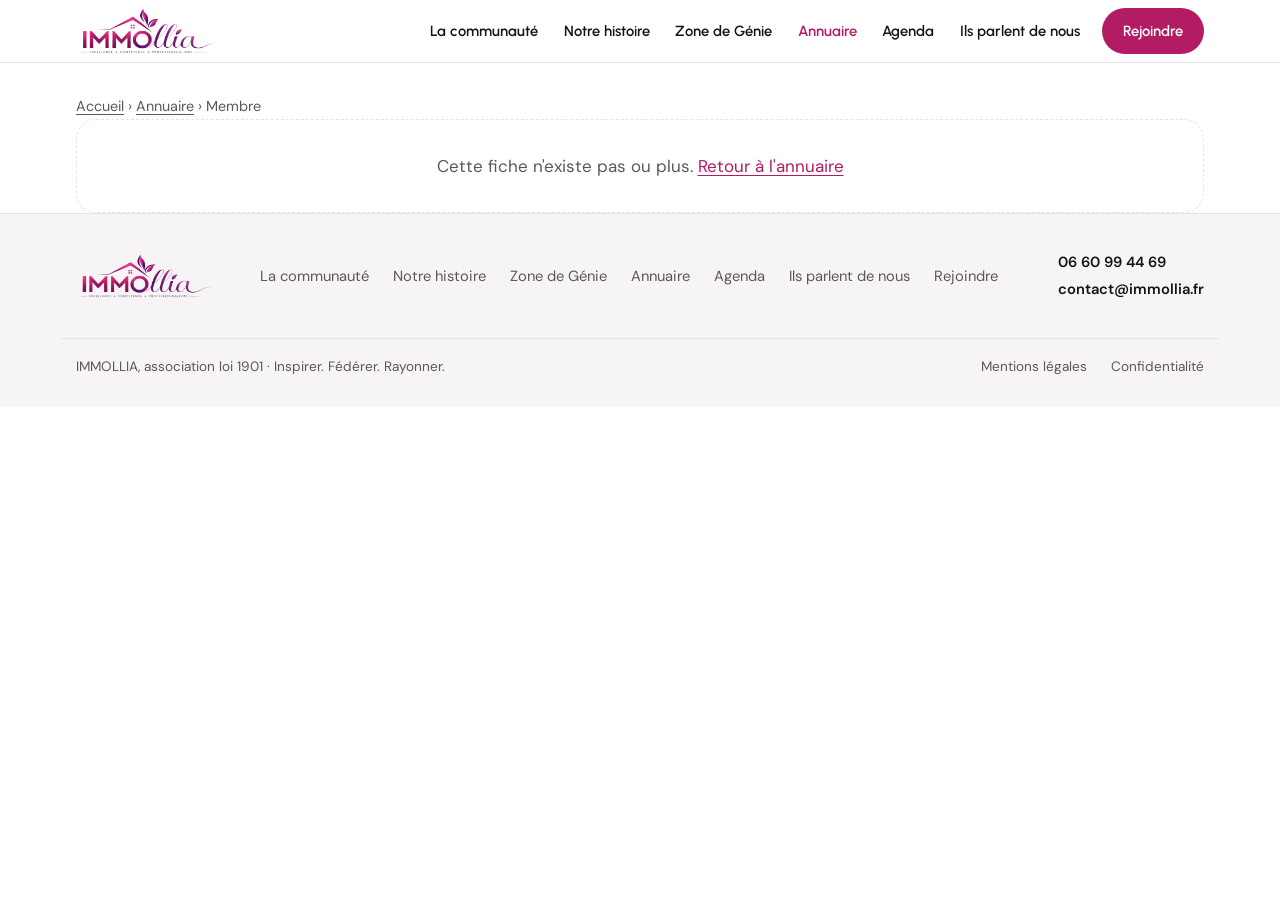
<file: membre.html>
<!doctype html>
<html lang="fr">
<head>
<meta charset="utf-8">
<meta name="viewport" content="width=device-width, initial-scale=1, viewport-fit=cover">
<link rel="icon" href="/favicon.ico" sizes="any">
<link rel="icon" type="image/png" sizes="32x32" href="/favicon-32.png">
<link rel="apple-touch-icon" href="/apple-touch-icon.png">
<title>Membre · IMMOLLIA</title>
<meta name="description" content="Fiche d'une membre de la communauté IMMOLLIA : parcours, agence, secteur et contacts.">
<link rel="preconnect" href="https://fonts.googleapis.com">
<link rel="preconnect" href="https://fonts.gstatic.com" crossorigin>
<link rel="stylesheet" href="https://fonts.googleapis.com/css2?family=Urbanist:wght@500;600;700;800&family=DM+Sans:opsz,wght@9..40,400;9..40,500;9..40,700&display=swap">
<link rel="stylesheet" href="assets/site.css?v=20261123a">
</head>
<body>


<header class="site-header">
  <div class="wrap">
    <a href="index.html" class="brand" aria-label="IMMOLLIA, accueil">
      <img src="assets/logo-immollia.png" alt="IMMOLLIA" width="142" height="46">
    </a>
    <button type="button" class="menu-btn" id="menu-btn" aria-expanded="false" aria-controls="nav">Menu</button>
    <nav class="nav" id="nav" aria-label="Navigation principale">
      <a href="index.html#piliers">La communauté</a>
      <a href="index.html#histoire">Notre histoire</a>
      <a href="zone-de-genie.html">Zone de Génie</a>
      <a href="annuaire.html" aria-current="page">Annuaire</a>
      <a href="index.html#agenda">Agenda</a>
      <a href="index.html#presse">Ils parlent de nous</a>
      <a href="index.html#rejoindre" class="btn btn--primary">Rejoindre</a>
    </nav>
  </div>
</header>

<main>
  <div class="wrap">
    <p class="breadcrumb profil-breadcrumb"><a href="index.html">Accueil</a> › <a href="annuaire.html">Annuaire</a> › <span id="p-fil">Membre</span></p>
    <article class="profil" id="profil" hidden>
      <div class="profil-head">
        <div id="p-photo"></div>
        <div>
          <span class="tag" id="p-tag" hidden>Membre fondatrice</span>
          <h1 id="p-nom"></h1>
          <p class="profil-titre" id="p-titre"></p>
          <p class="profil-meta" id="p-meta"></p>
        </div>
      </div>
      <div class="profil-body">
        <section>
          <h2>Présentation</h2>
          <div id="p-desc"></div>
        </section>
        <aside class="profil-contact">
          <h2>Contact et réseaux</h2>
          <div class="profil-links" id="p-links"></div>
          <a href="index.html#rejoindre" class="btn btn--primary" id="p-question">Poser une question <span class="arrow" aria-hidden="true">→</span></a>
        </aside>
      </div>
      <nav class="profil-nav" aria-label="Autres membres">
        <a href="#" id="p-prev">← <span></span></a>
        <a href="annuaire.html">Tout l'annuaire</a>
        <a href="#" id="p-next"><span></span> →</a>
      </nav>
    </article>
    <div class="empty" id="p-absent" hidden>Cette fiche n'existe pas ou plus. <a href="annuaire.html">Retour à l'annuaire</a></div>
  </div>
</main>

<footer>
  <div class="wrap footer-top">
    <img src="assets/logo-immollia.png" alt="IMMOLLIA" width="136" height="44">
    <nav aria-label="Liens de bas de page">
      <a href="index.html#piliers">La communauté</a>
      <a href="index.html#histoire">Notre histoire</a>
      <a href="zone-de-genie.html">Zone de Génie</a>
      <a href="annuaire.html">Annuaire</a>
      <a href="index.html#agenda">Agenda</a>
      <a href="index.html#presse">Ils parlent de nous</a>
      <a href="index.html#rejoindre">Rejoindre</a>
    </nav>
    <div class="footer-contact">
      <a href="tel:+33660994469">06 60 99 44 69</a>
      <a href="mailto:contact@immollia.fr">contact@immollia.fr</a>
    </div>
  </div>
  <div class="wrap footer-bottom">
    <span>IMMOLLIA, association loi 1901 · Inspirer. Fédérer. Rayonner.</span>
    <nav aria-label="Informations légales">
      <a href="#" title="À compléter avant la mise en ligne">Mentions légales</a>
      <a href="#" title="À compléter avant la mise en ligne">Confidentialité</a>
    </nav>
  </div>
</footer>

<script src="assets/site.js?v=20261123a"></script>
<script src="assets/membres.js"></script>
<script>
(function () {
  var MEMBERS = window.IMMOLLIA_MEMBRES || [];
  var id = new URLSearchParams(location.search).get('m') || '';
  var idx = -1;
  MEMBERS.forEach(function (m, i) { if (m.id === id) idx = i; });
  if (idx < 0) { document.getElementById('p-absent').hidden = false; return; }
  var m = MEMBERS[idx];
  var esc = function (t) { return String(t || '').replace(/[&<>"]/g, function (c) { return { '&': '&amp;', '<': '&lt;', '>': '&gt;', '"': '&quot;' }[c]; }); };
  var $ = function (i) { return document.getElementById(i); };

  document.title = m.nom + ' · IMMOLLIA';
  $('p-fil').textContent = m.nom;
  $('p-nom').textContent = m.nom;
  $('p-titre').textContent = m.titre || m.agence || '';
  $('p-tag').hidden = !m.fondatrice;
  $('p-photo').innerHTML = m.photo ? '<img src="' + esc(m.photo) + '" alt="' + esc(m.nom) + '" width="180" height="180">'
    : '<div class="avatar" aria-hidden="true">' + esc(m.nom.split(/\s+/).map(function (w) { return w[0]; }).join('').slice(0, 2).toUpperCase()) + '</div>';
  $('p-meta').innerHTML = [m.agence, m.ville].concat(m.specialites || []).filter(Boolean).map(function (t) { return '<span>' + esc(t) + '</span>'; }).join('<span aria-hidden="true">·</span>');
  $('p-desc').innerHTML = m.description ? m.description.split(/\n+/).map(function (p) { return '<p>' + esc(p) + '</p>'; }).join('') : '<p>Présentation à venir.</p>';

  var ext = function (href, label) { return href ? '<a href="' + esc(href) + '" target="_blank" rel="noopener">' + label + '</a>' : ''; };
  var links = [ext(m.site, 'Site internet'), ext(m.linkedin, 'LinkedIn'), ext(m.instagram, 'Instagram'), ext(m.facebook, 'Facebook'),
    m.email ? '<a href="mailto:' + esc(m.email) + '">' + esc(m.email) + '</a>' : '',
    m.tel ? '<a href="tel:' + esc(m.tel.replace(/\s/g, '')) + '">' + esc(m.tel) + '</a>' : '',
    m.adresse ? '<a href="https://www.google.com/maps/search/?api=1&query=' + encodeURIComponent(m.adresse) + '" target="_blank" rel="noopener">📍 ' + esc(m.adresse) + '</a>' : ''].filter(Boolean);
  $('p-links').innerHTML = links.length ? links.join('') : '<p class="profil-vide">Ses coordonnées et réseaux seront bientôt ajoutés.</p>';

  var prev = MEMBERS[(idx - 1 + MEMBERS.length) % MEMBERS.length], next = MEMBERS[(idx + 1) % MEMBERS.length];
  $('p-prev').href = 'membre.html?m=' + encodeURIComponent(prev.id); $('p-prev').querySelector('span').textContent = prev.nom;
  $('p-next').href = 'membre.html?m=' + encodeURIComponent(next.id); $('p-next').querySelector('span').textContent = next.nom;
  $('profil').hidden = false;
})();
</script>
</body>
</html>
</file>
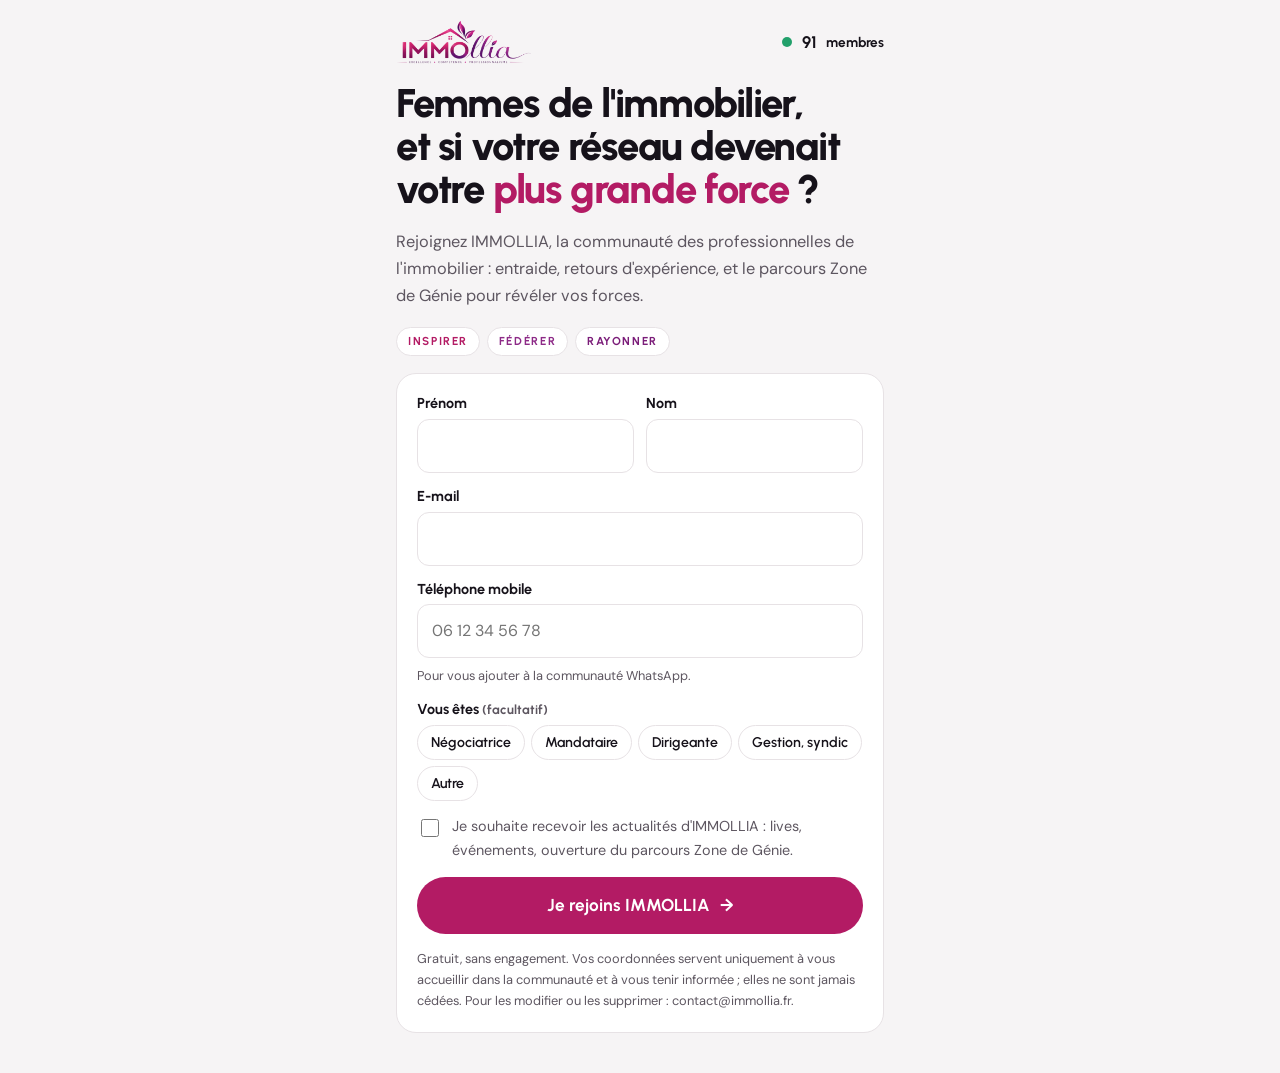
<file: rejoindre.html>
<!doctype html>
<html lang="fr">
<head>
<meta charset="utf-8">
<meta name="viewport" content="width=device-width, initial-scale=1, viewport-fit=cover">
<title>Rejoindre IMMOLLIA</title>
<meta name="description" content="Femmes de l'immobilier : rejoignez la communauté IMMOLLIA en 30 secondes. Inspirer, fédérer, rayonner.">
<meta name="robots" content="noindex">
<link rel="preconnect" href="https://fonts.googleapis.com">
<link rel="preconnect" href="https://fonts.gstatic.com" crossorigin>
<link rel="stylesheet" href="https://fonts.googleapis.com/css2?family=Urbanist:wght@500;600;700;800&family=DM+Sans:opsz,wght@9..40,400;9..40,500;9..40,700&display=swap">
<link rel="stylesheet" href="assets/site.css?v=20261123a">
<style>
/* Page d'inscription express (QR code du RENT) : une seule colonne, formulaire visible sans défiler sur téléphone. */
body { background: var(--soft); }
.join { max-width: 520px; margin-inline: auto; padding: 1.25rem max(16px, env(safe-area-inset-right, 0px)) 2.5rem max(16px, env(safe-area-inset-left, 0px)); display: flex; flex-direction: column; gap: 1.1rem; }
.join-top { display: flex; align-items: center; justify-content: space-between; gap: 1rem; }
.join-top img { height: 44px; width: auto; display: block; }
.join-top .live { font-size: 0.85rem; }
.join-top .live b { font-size: 1.05rem; }
.join h1 { font-size: clamp(1.9rem, 1.3rem + 3vw, 2.5rem); line-height: 1.08; }
.join h1 em { font-style: normal; color: var(--accent); }
.join .intro { color: var(--ink-soft); font-size: 1.02rem; }
.pills { display: flex; flex-wrap: wrap; gap: 0.4rem; }
.pills span { font: 700 0.72rem var(--font-display); letter-spacing: 0.14em; text-transform: uppercase; padding: 0.4rem 0.7rem; border-radius: 999px; background: var(--bg); border: 1px solid var(--line); }
.pills span:nth-child(1) { color: var(--accent); } .pills span:nth-child(2) { color: var(--violet); } .pills span:nth-child(3) { color: var(--prune); }
.card { background: var(--bg); border: 1px solid var(--line); border-radius: var(--r); padding: 1.25rem; display: flex; flex-direction: column; gap: 0.9rem; }
.card .field input { font-size: 16px; padding: 0.8rem 0.9rem; } /* 16 px : évite le zoom automatique sur iPhone */
.two { display: grid; grid-template-columns: 1fr 1fr; gap: 0.75rem; }
.two > * { min-width: 0; }
.chips { display: flex; flex-wrap: wrap; gap: 0.4rem; }
.chips label { display: inline-flex; align-items: center; padding: 0.5rem 0.8rem; border: 1.5px solid var(--line); border-radius: 999px; font: 600 0.88rem var(--font-display); cursor: pointer; user-select: none; }
.chips input { position: absolute; opacity: 0; pointer-events: none; }
.chips label:has(input:checked) { border-color: var(--accent); background: var(--accent-soft); color: var(--accent); }
.chips label:has(input:focus-visible) { outline: 3px solid var(--accent); outline-offset: 2px; }
.check { display: flex; gap: 0.6rem; align-items: flex-start; font-size: 0.9rem; color: var(--ink-soft); }
.check input { margin-top: 0.2rem; accent-color: var(--accent); width: 18px; height: 18px; flex: none; }
.go { width: 100%; font-size: 1.08rem; padding: 1.1rem 1.4rem; }
.go[disabled] { opacity: 0.6; cursor: wait; }
.small { font-size: 0.8rem; color: var(--ink-soft); }
.small a { color: var(--ink-soft); }
.err { border-radius: 12px; padding: 0.7rem 0.9rem; font-size: 0.92rem; background: var(--accent-soft); color: var(--ink); border: 1px solid var(--accent); }
.hp { position: absolute; left: -9999px; width: 1px; height: 1px; overflow: hidden; }
/* Écran de bienvenue */
.done { text-align: center; align-items: center; }
.done h2 { font-size: 1.9rem; }
.done p { color: var(--ink-soft); }
.done .rang { font: 800 1.05rem var(--font-display); color: var(--accent); }
.wa { display: inline-flex; align-items: center; justify-content: center; gap: 0.7rem; width: 100%; padding: 1.1rem 1.4rem; border-radius: 999px; background: #1f9d55; color: #fff; text-decoration: none; font: 800 1.08rem var(--font-display); }
.wa:hover { background: #17834a; }
.wa svg { width: 24px; height: 24px; flex: none; }
.next { display: flex; flex-direction: column; gap: 0.5rem; width: 100%; }
.next a { text-align: center; }
html { -webkit-text-size-adjust: 100%; text-size-adjust: 100%; }
/* Téléphone (arrivée par le QR code) : tout plus compact pour voir le formulaire tout de suite. */
@media (max-width: 600px) {
  .join { padding-top: 0.9rem; gap: 0.8rem; }
  .join-top img { height: 36px; }
  .join h1 { font-size: clamp(1.45rem, 1rem + 2.6vw, 1.8rem); line-height: 1.12; }
  .join .intro { font-size: 0.95rem; line-height: 1.5; }
  .pills span { font-size: 0.66rem; padding: 0.3rem 0.6rem; }
  .card { padding: 1rem; gap: 0.7rem; }
  .card .field { gap: 0.25rem; }
  .card .field label { font-size: 0.85rem; }
  .card .field input { padding: 0.65rem 0.8rem; }
  .chips label { padding: 0.4rem 0.7rem; font-size: 0.82rem; }
  .check { font-size: 0.85rem; }
  .go { padding: 0.95rem 1.2rem; }
}
@media (max-width: 330px) { .two { grid-template-columns: 1fr; } }
</style>
</head>
<body>
<main class="join">
  <div class="join-top">
    <a href="index.html" aria-label="IMMOLLIA, accueil du site"><img src="assets/logo-immollia.png" alt="IMMOLLIA" width="136" height="44"></a>
    <span class="live"><i aria-hidden="true"></i><b id="nb-membres">91</b> membres</span>
  </div>

  <section id="etape-form" class="stack" style="gap:1.1rem">
    <h1>Femmes de l'immobilier, et si votre réseau devenait votre <em>plus grande force</em> ?</h1>
    <p class="intro">Rejoignez IMMOLLIA, la communauté des professionnelles de l'immobilier : entraide, retours d'expérience, et le parcours Zone de Génie pour révéler vos forces.</p>
    <div class="pills" aria-label="Inspirer, fédérer, rayonner"><span>Inspirer</span><span>Fédérer</span><span>Rayonner</span></div>

    <form id="join-form" class="card" novalidate>
      <div class="two">
        <div class="field">
          <label for="j-prenom">Prénom</label>
          <input id="j-prenom" name="prenom" type="text" autocomplete="given-name" required>
        </div>
        <div class="field">
          <label for="j-nom">Nom</label>
          <input id="j-nom" name="nom" type="text" autocomplete="family-name" required>
        </div>
      </div>
      <div class="field">
        <label for="j-email">E-mail</label>
        <input id="j-email" name="email" type="email" autocomplete="email" inputmode="email" required>
      </div>
      <div class="field">
        <label for="j-tel">Téléphone mobile</label>
        <input id="j-tel" name="tel" type="tel" autocomplete="tel" inputmode="tel" placeholder="06 12 34 56 78" required>
        <span class="small">Pour vous ajouter à la communauté WhatsApp.</span>
      </div>
      <div class="field">
        <span style="font:700 0.9rem var(--font-display)">Vous êtes <span class="small">(facultatif)</span></span>
        <div class="chips">
          <label><input type="radio" name="activite" value="Négociatrice">Négociatrice</label>
          <label><input type="radio" name="activite" value="Mandataire">Mandataire</label>
          <label><input type="radio" name="activite" value="Dirigeante d'agence">Dirigeante</label>
          <label><input type="radio" name="activite" value="Gestion / syndic">Gestion, syndic</label>
          <label><input type="radio" name="activite" value="Autre">Autre</label>
        </div>
      </div>
      <label class="check"><input type="checkbox" name="news" value="1" id="j-news"> Je souhaite recevoir les actualités d'IMMOLLIA : lives, événements, ouverture du parcours Zone de Génie.</label>
      <div class="hp" aria-hidden="true"><label for="j-site">Ne pas remplir</label><input id="j-site" name="site" type="text" tabindex="-1" autocomplete="off"></div>
      <div id="j-err" class="err" role="alert" hidden></div>
      <button type="submit" class="btn btn--primary go" id="j-go">Je rejoins IMMOLLIA <span class="arrow" aria-hidden="true">→</span></button>
      <p class="small">Gratuit, sans engagement. Vos coordonnées servent uniquement à vous accueillir dans la communauté et à vous tenir informée ; elles ne sont jamais cédées. Pour les modifier ou les supprimer : contact@immollia.fr.</p>
    </form>
  </section>

  <section id="etape-ok" class="card done" hidden tabindex="-1">
    <h2 id="ok-titre">Bienvenue !</h2>
    <p id="ok-rang" class="rang" hidden></p>
    <p>Votre inscription est enregistrée. Dernière étape : rejoignez la communauté IMMOLLIA sur WhatsApp.</p>
    <a id="ok-wa" class="wa" href="#" target="_blank" rel="noopener">
      <svg viewBox="0 0 24 24" aria-hidden="true"><path fill="currentColor" d="M12 2a10 10 0 0 0-8.6 15.1L2 22l5-1.3A10 10 0 1 0 12 2Zm0 18.2a8.2 8.2 0 0 1-4.2-1.2l-.3-.2-3 .8.8-2.9-.2-.3A8.2 8.2 0 1 1 12 20.2Zm4.5-6.1c-.2-.1-1.5-.7-1.7-.8-.2-.1-.4-.1-.6.1l-.8 1c-.1.2-.3.2-.5.1a6.7 6.7 0 0 1-3.3-2.9c-.2-.4.2-.4.7-1.3.1-.2 0-.3 0-.4l-.8-1.8c-.2-.5-.4-.4-.6-.4h-.5a1 1 0 0 0-.7.3 3 3 0 0 0-.9 2.2 5.2 5.2 0 0 0 1.1 2.8 11.9 11.9 0 0 0 4.6 4c1.7.7 2.4.8 3.2.7.5-.1 1.5-.6 1.7-1.2.2-.6.2-1.1.2-1.2-.1-.1-.3-.2-.5-.3Z"/></svg>
      Rejoindre la communauté WhatsApp
    </a>
    <p id="ok-sanslien" class="small" hidden>Nous vous ajoutons à la communauté WhatsApp sous 24 heures, au numéro que vous avez indiqué.</p>
    <div class="next">
      <a href="zone-de-genie.html#exercice" class="btn btn--ghost">Faire le premier pas Zone de Génie</a>
      <a href="index.html" class="btn btn--ghost">Découvrir IMMOLLIA</a>
    </div>
    <button type="button" class="btn btn--ghost" id="ok-autre" style="font-size:0.85rem">Inscrire une autre personne</button>
  </section>
</main>

<script>
(function () {
  // Lien d'invitation à la communauté WhatsApp IMMOLLIA (à renseigner). Vide = message « nous vous ajoutons sous 24 h ».
  var WHATSAPP_URL = 'https://chat.whatsapp.com/Djf761IEdpFA8f8ASbIshz';

  var form = document.getElementById('join-form'), err = document.getElementById('j-err'), go = document.getElementById('j-go');
  var etapeForm = document.getElementById('etape-form'), etapeOk = document.getElementById('etape-ok');
  // /rent est réécrit côté serveur : l'adresse affichée reste /rent, sans ?src=
  var source = (new URLSearchParams(location.search).get('src') || (/^\/rent\/?$/i.test(location.pathname) ? 'rent' : 'site')).replace(/[^a-z0-9_-]/gi, '').slice(0, 30) || 'site';
  var FILE = 'immollia-inscriptions-en-attente';

  // File d'attente locale : sur un salon, le réseau peut couper. L'inscription est gardée sur l'appareil
  // et renvoyée automatiquement dès que la connexion revient.
  function lireFile() { try { return JSON.parse(localStorage.getItem(FILE) || '[]'); } catch (e) { return []; } }
  function ecrireFile(f) { try { localStorage.setItem(FILE, JSON.stringify(f)); } catch (e) {} }
  function envoyer(data) {
    return fetch('inscription.php', { method: 'POST', headers: { 'Content-Type': 'application/json' }, body: JSON.stringify(data) })
      .then(function (r) { return r.json().then(function (j) { return { status: r.status, body: j }; }); });
  }
  function viderFile() {
    var f = lireFile(); if (!f.length || !navigator.onLine) return;
    var reste = [];
    Promise.all(f.map(function (d) {
      return envoyer(d).then(function (r) { if (!r.body.ok && r.status >= 500) reste.push(d); }, function () { reste.push(d); });
    })).then(function () { ecrireFile(reste); });
  }
  window.addEventListener('online', viderFile);
  viderFile();

  function montrerErreur(t, champ) { err.textContent = t; err.hidden = false; if (champ) champ.focus(); }

  // Compteur de membres : valeur réelle lue sur le serveur (91 reste affiché si le réseau ne répond pas)
  var nb = document.getElementById('nb-membres');
  function afficherMembres(n) {
    n = parseInt(n, 10); if (!n) return;
    var depart = parseInt(nb.textContent, 10) || n;
    if (n <= depart) { nb.textContent = n; return; }
    var i = depart, t = setInterval(function () { nb.textContent = ++i; if (i >= n) clearInterval(t); }, 120);
  }
  fetch('membres.php', { cache: 'no-store' }).then(function (r) { return r.json(); }).then(function (j) { afficherMembres(j.membres); }, function () {});

  function bienvenue(prenom, membres) {
    document.getElementById('ok-titre').textContent = 'Bienvenue, ' + prenom + ' !';
    var rang = document.getElementById('ok-rang');
    if (membres) { rang.textContent = 'Vous êtes la ' + membres + 'e membre de la communauté IMMOLLIA 🎉'; rang.hidden = false; afficherMembres(membres); }
    else rang.hidden = true;
    var wa = document.getElementById('ok-wa');
    if (WHATSAPP_URL) { wa.href = WHATSAPP_URL; wa.hidden = false; document.getElementById('ok-sanslien').hidden = true; }
    else { wa.hidden = true; document.getElementById('ok-sanslien').hidden = false; }
    etapeForm.hidden = true; etapeOk.hidden = false; etapeOk.focus(); window.scrollTo(0, 0);
  }

  form.addEventListener('submit', function (e) {
    e.preventDefault(); err.hidden = true;
    var g = function (n) { var el = form.elements[n]; return el ? String(el.value || '').trim() : ''; };
    var data = {
      prenom: g('prenom'), nom: g('nom'), email: g('email'), tel: g('tel'),
      activite: (form.querySelector('input[name="activite"]:checked') || {}).value || '',
      news: form.elements.news.checked ? 1 : 0, site: g('site'), source: source,
      quand: new Date().toLocaleString('fr-FR')
    };
    if (!data.prenom) return montrerErreur('Merci d\'indiquer votre prénom.', form.elements.prenom);
    if (!data.nom) return montrerErreur('Merci d\'indiquer votre nom.', form.elements.nom);
    if (!form.elements.email.checkValidity() || !data.email) return montrerErreur('L\'adresse e-mail semble incomplète.', form.elements.email);
    if (data.tel.replace(/\D/g, '').length < 9) return montrerErreur('Le numéro de téléphone semble incomplet.', form.elements.tel);

    go.disabled = true; go.firstChild.textContent = 'Inscription… ';
    envoyer(data).then(function (r) {
      go.disabled = false; go.firstChild.textContent = 'Je rejoins IMMOLLIA ';
      if (r.body.ok) return bienvenue(data.prenom, r.body.membres);
      if (r.status >= 500) { var f = lireFile(); f.push(data); ecrireFile(f); return bienvenue(data.prenom); }
      montrerErreur(r.body.message || 'Une information semble manquante.');
    }, function () {
      // Pas de réseau : on garde l'inscription sur l'appareil, elle partira dès le retour de la connexion.
      go.disabled = false; go.firstChild.textContent = 'Je rejoins IMMOLLIA ';
      var f = lireFile(); f.push(data); ecrireFile(f); bienvenue(data.prenom);
    });
  });

  // Tablette du stand : repartir d'un formulaire vide pour la personne suivante.
  document.getElementById('ok-autre').addEventListener('click', function () {
    form.reset(); err.hidden = true; etapeOk.hidden = true; etapeForm.hidden = false; form.elements.prenom.focus();
  });
})();
</script>
</body>
</html>
</file>
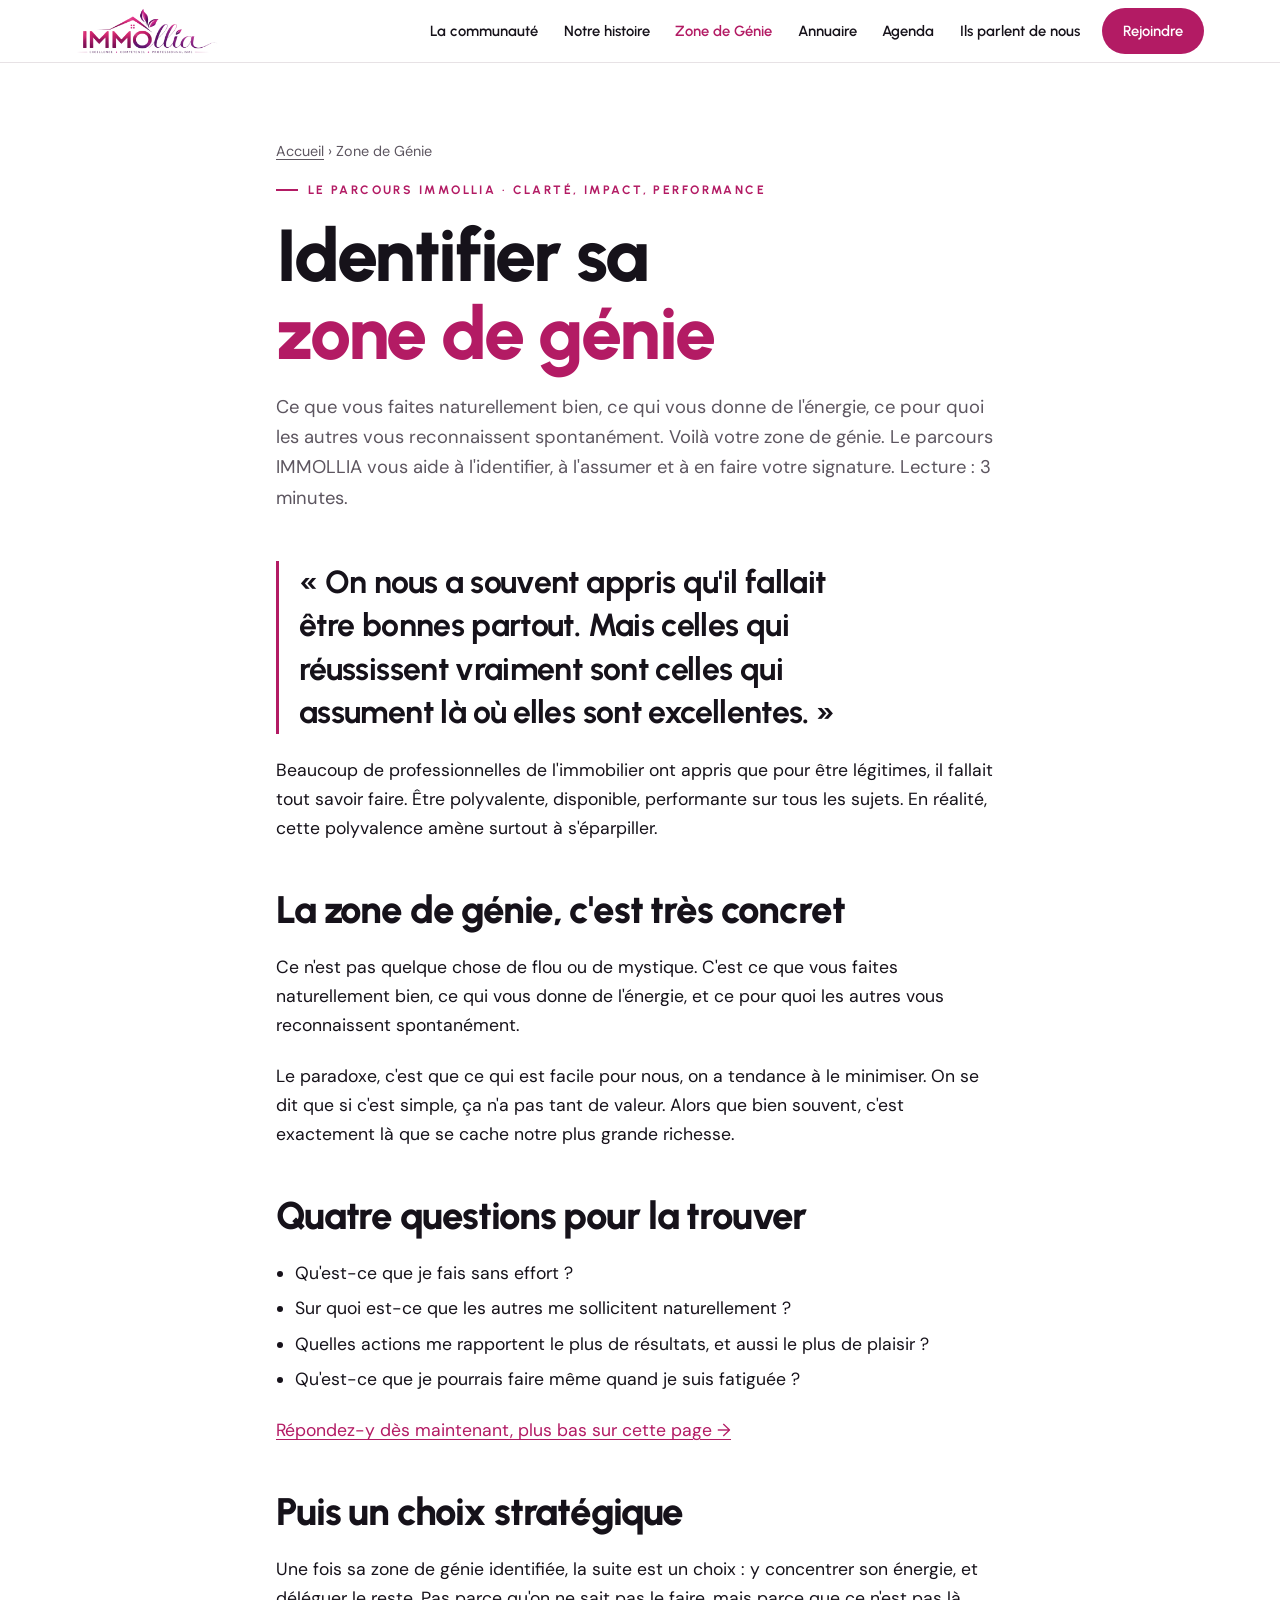
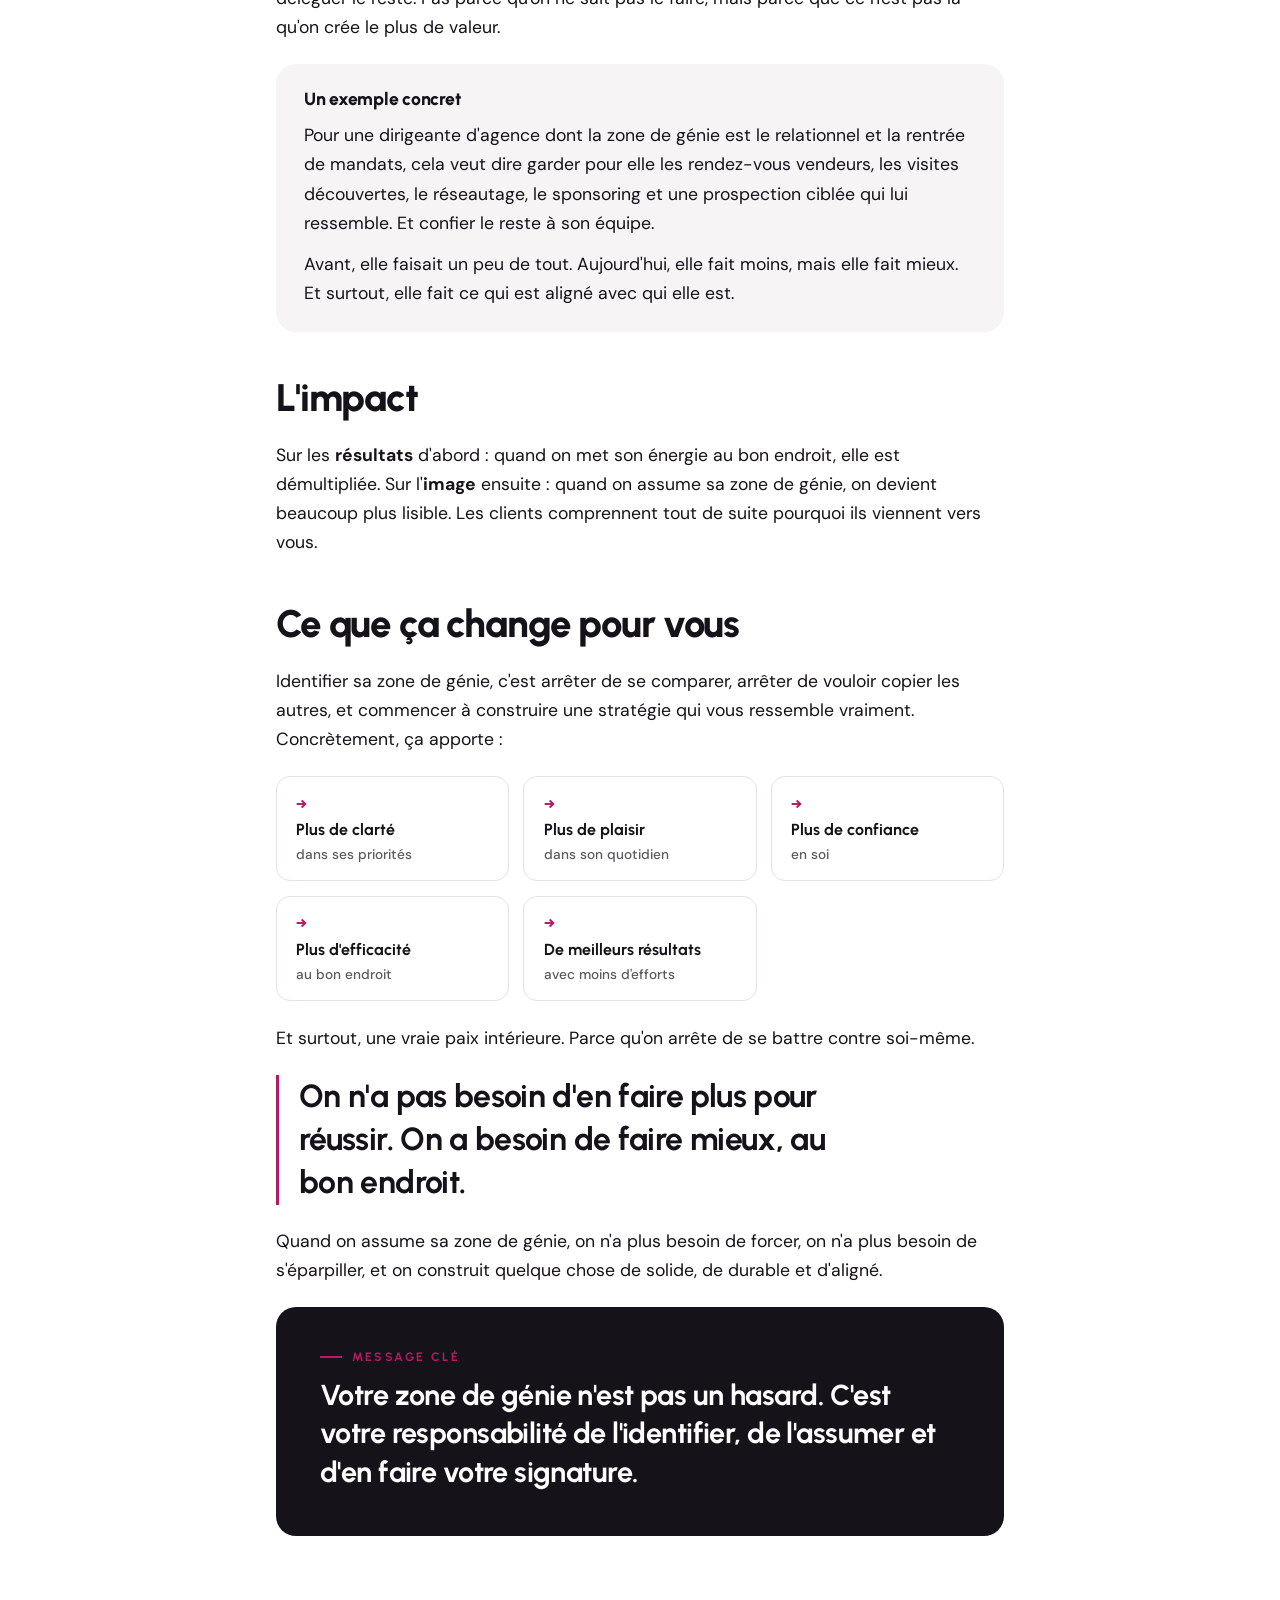
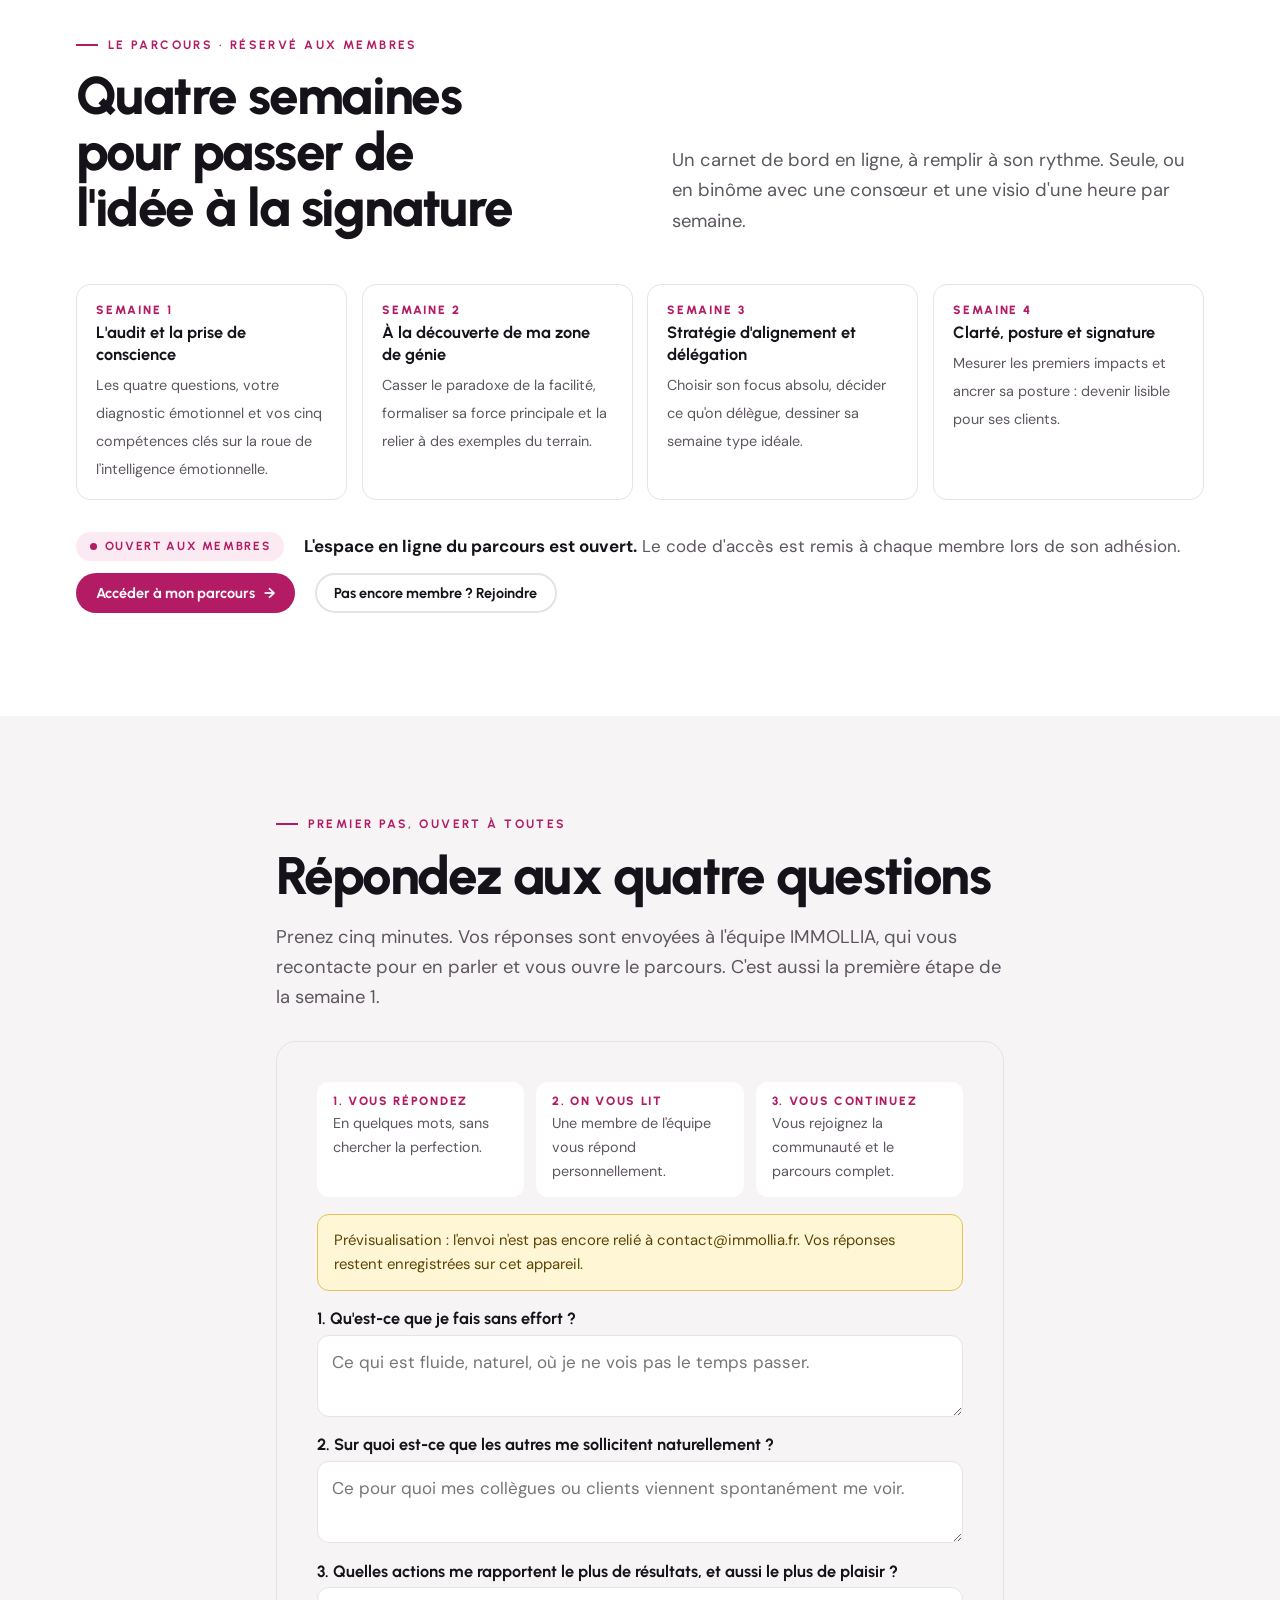
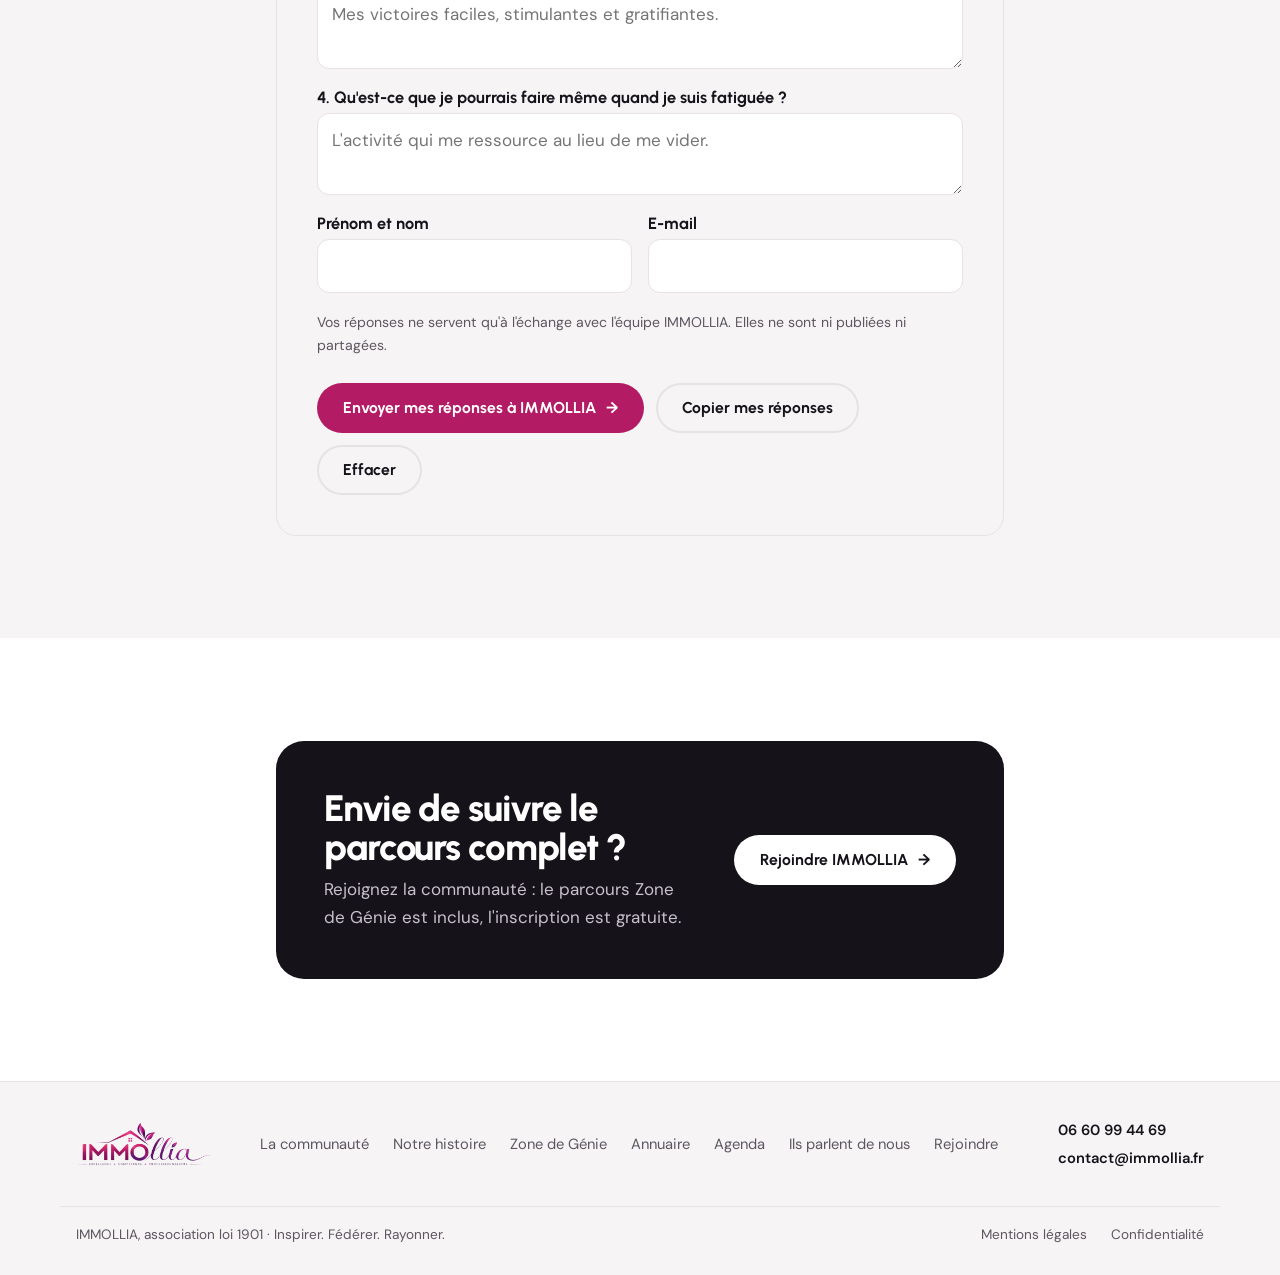
<file: zone-de-genie.html>
<!doctype html>
<html lang="fr">
<head>
<meta charset="utf-8">
<meta name="viewport" content="width=device-width, initial-scale=1, viewport-fit=cover">
<link rel="icon" href="/favicon.ico" sizes="any">
<link rel="icon" type="image/png" sizes="32x32" href="/favicon-32.png">
<link rel="apple-touch-icon" href="/apple-touch-icon.png">
<title>Zone de Génie · IMMOLLIA</title>
<meta name="description" content="Identifier sa zone de génie : clarté, impact, performance. Le parcours d'accompagnement en 4 semaines de la communauté IMMOLLIA.">
<link rel="preconnect" href="https://fonts.googleapis.com">
<link rel="preconnect" href="https://fonts.gstatic.com" crossorigin>
<link rel="stylesheet" href="https://fonts.googleapis.com/css2?family=Urbanist:wght@500;600;700;800&family=DM+Sans:opsz,wght@9..40,400;9..40,500;9..40,700&display=swap">
<link rel="stylesheet" href="assets/site.css?v=20261123a">
</head>
<body>


<header class="site-header">
  <div class="wrap">
    <a href="index.html" class="brand" aria-label="IMMOLLIA, accueil">
      <img src="assets/logo-immollia.png" alt="IMMOLLIA" width="142" height="46">
    </a>
    <button type="button" class="menu-btn" id="menu-btn" aria-expanded="false" aria-controls="nav">Menu</button>
    <nav class="nav" id="nav" aria-label="Navigation principale">
      <a href="index.html#piliers">La communauté</a>
      <a href="index.html#histoire">Notre histoire</a>
      <a href="zone-de-genie.html" aria-current="page">Zone de Génie</a>
      <a href="annuaire.html">Annuaire</a>
      <a href="index.html#agenda">Agenda</a>
      <a href="index.html#presse">Ils parlent de nous</a>
      <a href="index.html#rejoindre" class="btn btn--primary">Rejoindre</a>
    </nav>
  </div>
</header>

<main>
  <div class="wrap wrap--narrow">
    <div class="page-head">
      <p class="breadcrumb"><a href="index.html">Accueil</a> › Zone de Génie</p>
      <span class="label">Le parcours IMMOLLIA · Clarté, impact, performance</span>
      <h1>Identifier sa <em style="font-style:normal;color:var(--accent)">zone de génie</em></h1>
      <p class="lead">Ce que vous faites naturellement bien, ce qui vous donne de l'énergie, ce pour quoi les autres vous reconnaissent spontanément. Voilà votre zone de génie. Le parcours IMMOLLIA vous aide à l'identifier, à l'assumer et à en faire votre signature. Lecture : 3 minutes.</p>
    </div>

    <article class="article">
      <p class="big-quote">« On nous a souvent appris qu'il fallait être bonnes partout. Mais celles qui réussissent vraiment sont celles qui assument là où elles sont excellentes. »</p>

      <p>Beaucoup de professionnelles de l'immobilier ont appris que pour être légitimes, il fallait tout savoir faire. Être polyvalente, disponible, performante sur tous les sujets. En réalité, cette polyvalence amène surtout à s'éparpiller.</p>

      <h2>La zone de génie, c'est très concret</h2>
      <p>Ce n'est pas quelque chose de flou ou de mystique. C'est ce que vous faites naturellement bien, ce qui vous donne de l'énergie, et ce pour quoi les autres vous reconnaissent spontanément.</p>
      <p>Le paradoxe, c'est que ce qui est facile pour nous, on a tendance à le minimiser. On se dit que si c'est simple, ça n'a pas tant de valeur. Alors que bien souvent, c'est exactement là que se cache notre plus grande richesse.</p>

      <h2>Quatre questions pour la trouver</h2>
      <ul>
        <li>Qu'est-ce que je fais sans effort ?</li>
        <li>Sur quoi est-ce que les autres me sollicitent naturellement ?</li>
        <li>Quelles actions me rapportent le plus de résultats, et aussi le plus de plaisir ?</li>
        <li>Qu'est-ce que je pourrais faire même quand je suis fatiguée ?</li>
      </ul>
      <p><a href="#exercice">Répondez-y dès maintenant, plus bas sur cette page →</a></p>

      <h2>Puis un choix stratégique</h2>
      <p>Une fois sa zone de génie identifiée, la suite est un choix : y concentrer son énergie, et déléguer le reste. Pas parce qu'on ne sait pas le faire, mais parce que ce n'est pas là qu'on crée le plus de valeur.</p>
      <div class="aside">
        <h3>Un exemple concret</h3>
        <p>Pour une dirigeante d'agence dont la zone de génie est le relationnel et la rentrée de mandats, cela veut dire garder pour elle les rendez-vous vendeurs, les visites découvertes, le réseautage, le sponsoring et une prospection ciblée qui lui ressemble. Et confier le reste à son équipe.</p>
        <p>Avant, elle faisait un peu de tout. Aujourd'hui, elle fait moins, mais elle fait mieux. Et surtout, elle fait ce qui est aligné avec qui elle est.</p>
      </div>

      <h2>L'impact</h2>
      <p>Sur les <strong>résultats</strong> d'abord : quand on met son énergie au bon endroit, elle est démultipliée. Sur l'<strong>image</strong> ensuite : quand on assume sa zone de génie, on devient beaucoup plus lisible. Les clients comprennent tout de suite pourquoi ils viennent vers vous.</p>

      <h2>Ce que ça change pour vous</h2>
      <p>Identifier sa zone de génie, c'est arrêter de se comparer, arrêter de vouloir copier les autres, et commencer à construire une stratégie qui vous ressemble vraiment. Concrètement, ça apporte :</p>
      <div class="benefits">
        <div class="benefit">Plus de clarté<small>dans ses priorités</small></div>
        <div class="benefit">Plus de plaisir<small>dans son quotidien</small></div>
        <div class="benefit">Plus de confiance<small>en soi</small></div>
        <div class="benefit">Plus d'efficacité<small>au bon endroit</small></div>
        <div class="benefit">De meilleurs résultats<small>avec moins d'efforts</small></div>
      </div>
      <p>Et surtout, une vraie paix intérieure. Parce qu'on arrête de se battre contre soi-même.</p>

      <p class="big-quote">On n'a pas besoin d'en faire plus pour réussir. On a besoin de faire mieux, au bon endroit.</p>
      <p>Quand on assume sa zone de génie, on n'a plus besoin de forcer, on n'a plus besoin de s'éparpiller, et on construit quelque chose de solide, de durable et d'aligné.</p>

      <div class="key">
        <span class="label">Message clé</span>
        <p>Votre zone de génie n'est pas un hasard. C'est votre responsabilité de l'identifier, de l'assumer et d'en faire votre signature.</p>
      </div>
    </article>
  </div>

  <section class="section" id="parcours" aria-labelledby="parcours-title">
    <div class="wrap">
      <div class="head">
        <div class="stack">
          <span class="label">Le parcours · réservé aux membres</span>
          <h2 id="parcours-title">Quatre semaines pour passer de l'idée à la signature</h2>
        </div>
        <p class="lead">Un carnet de bord en ligne, à remplir à son rythme. Seule, ou en binôme avec une consœur et une visio d'une heure par semaine.</p>
      </div>
      <div class="parcours-steps">
        <div><b>Semaine 1</b><strong>L'audit et la prise de conscience</strong><span>Les quatre questions, votre diagnostic émotionnel et vos cinq compétences clés sur la roue de l'intelligence émotionnelle.</span></div>
        <div><b>Semaine 2</b><strong>À la découverte de ma zone de génie</strong><span>Casser le paradoxe de la facilité, formaliser sa force principale et la relier à des exemples du terrain.</span></div>
        <div><b>Semaine 3</b><strong>Stratégie d'alignement et délégation</strong><span>Choisir son focus absolu, décider ce qu'on délègue, dessiner sa semaine type idéale.</span></div>
        <div><b>Semaine 4</b><strong>Clarté, posture et signature</strong><span>Mesurer les premiers impacts et ancrer sa posture : devenir lisible pour ses clients.</span></div>
      </div>
      <div class="status">
        <span class="chip">Ouvert aux membres</span>
        <p><strong style="color:var(--ink)">L'espace en ligne du parcours est ouvert.</strong> Le code d'accès est remis à chaque membre lors de son adhésion.</p>
        <a href="parcours/" class="btn btn--primary btn--sm">Accéder à mon parcours <span class="arrow" aria-hidden="true">→</span></a>
        <a href="rejoindre.html" class="btn btn--ghost btn--sm">Pas encore membre ? Rejoindre</a>
      </div>
    </div>
  </section>

  <section class="section section--soft" id="exercice" aria-labelledby="exercice-title">
    <div class="wrap wrap--narrow">
      <div class="stack" style="margin-bottom:1.75rem">
        <span class="label">Premier pas, ouvert à toutes</span>
        <h2 id="exercice-title">Répondez aux quatre questions</h2>
        <p class="lead">Prenez cinq minutes. Vos réponses sont envoyées à l'équipe IMMOLLIA, qui vous recontacte pour en parler et vous ouvre le parcours. C'est aussi la première étape de la semaine 1.</p>
      </div>
      <form class="exercise" id="exercise-form" novalidate>
        <div class="explain">
          <div><b>1. Vous répondez</b>En quelques mots, sans chercher la perfection.</div>
          <div><b>2. On vous lit</b>Une membre de l'équipe vous répond personnellement.</div>
          <div><b>3. Vous continuez</b>Vous rejoignez la communauté et le parcours complet.</div>
        </div>
        <div class="form-status" role="status">Prévisualisation : l'envoi n'est pas encore relié à contact@immollia.fr. Vos réponses restent enregistrées sur cet appareil.</div>
        <div class="field">
          <label for="q1">1. Qu'est-ce que je fais sans effort ?</label>
          <textarea id="q1" data-save="zdg-q1" placeholder="Ce qui est fluide, naturel, où je ne vois pas le temps passer."></textarea>
        </div>
        <div class="field">
          <label for="q2">2. Sur quoi est-ce que les autres me sollicitent naturellement ?</label>
          <textarea id="q2" data-save="zdg-q2" placeholder="Ce pour quoi mes collègues ou clients viennent spontanément me voir."></textarea>
        </div>
        <div class="field">
          <label for="q3">3. Quelles actions me rapportent le plus de résultats, et aussi le plus de plaisir ?</label>
          <textarea id="q3" data-save="zdg-q3" placeholder="Mes victoires faciles, stimulantes et gratifiantes."></textarea>
        </div>
        <div class="field">
          <label for="q4">4. Qu'est-ce que je pourrais faire même quand je suis fatiguée ?</label>
          <textarea id="q4" data-save="zdg-q4" placeholder="L'activité qui me ressource au lieu de me vider."></textarea>
        </div>
        <div class="field-row">
          <div class="field">
            <label for="x-nom">Prénom et nom</label>
            <input id="x-nom" type="text" autocomplete="name" required>
          </div>
          <div class="field">
            <label for="x-email">E-mail</label>
            <input id="x-email" type="email" autocomplete="email" required>
          </div>
        </div>
        <p class="hint">Vos réponses ne servent qu'à l'échange avec l'équipe IMMOLLIA. Elles ne sont ni publiées ni partagées.</p>
        <div id="exercise-result" class="form-status" role="alert" hidden></div>
        <div class="btn-row">
          <button type="submit" class="btn btn--primary">Envoyer mes réponses à IMMOLLIA <span class="arrow" aria-hidden="true">→</span></button>
          <button type="button" class="btn btn--ghost" id="copy-answers">Copier mes réponses</button>
          <button type="button" class="btn btn--ghost" id="clear-answers">Effacer</button>
          <span class="toast" id="exercise-toast" aria-live="polite"></span>
        </div>
      </form>
    </div>
  </section>

  <section class="section">
    <div class="wrap wrap--narrow">
      <div class="cta-band">
        <div>
          <h2>Envie de suivre le parcours complet ?</h2>
          <p>Rejoignez la communauté : le parcours Zone de Génie est inclus, l'inscription est gratuite.</p>
        </div>
        <div class="btn-row">
          <a href="index.html#rejoindre" class="btn btn--on-dark">Rejoindre IMMOLLIA <span class="arrow" aria-hidden="true">→</span></a>
        </div>
      </div>
    </div>
  </section>
</main>

<footer>
  <div class="wrap footer-top">
    <img src="assets/logo-immollia.png" alt="IMMOLLIA" width="136" height="44">
    <nav aria-label="Liens de bas de page">
      <a href="index.html#piliers">La communauté</a>
      <a href="index.html#histoire">Notre histoire</a>
      <a href="zone-de-genie.html">Zone de Génie</a>
      <a href="annuaire.html">Annuaire</a>
      <a href="index.html#agenda">Agenda</a>
      <a href="index.html#presse">Ils parlent de nous</a>
      <a href="index.html#rejoindre">Rejoindre</a>
    </nav>
    <div class="footer-contact">
      <a href="tel:+33660994469">06 60 99 44 69</a>
      <a href="mailto:contact@immollia.fr">contact@immollia.fr</a>
    </div>
  </div>
  <div class="wrap footer-bottom">
    <span>IMMOLLIA, association loi 1901 · Inspirer. Fédérer. Rayonner.</span>
    <nav aria-label="Informations légales">
      <a href="#" title="À compléter avant la mise en ligne">Mentions légales</a>
      <a href="#" title="À compléter avant la mise en ligne">Confidentialité</a>
    </nav>
  </div>
</footer>

<script src="assets/site.js?v=20261123a"></script>
<script>
(function () {
  // Exercice : brouillon enregistré sur l'appareil, envoi (non relié), copie, effacement
  var form = document.getElementById('exercise-form');
  var areas = Array.prototype.slice.call(document.querySelectorAll('textarea[data-save]'));
  var toast = document.getElementById('exercise-toast'), out = document.getElementById('exercise-result');
  var say = function (t) { toast.textContent = t; setTimeout(function () { toast.textContent = ''; }, 2000); };
  areas.forEach(function (a) {
    try { a.value = localStorage.getItem(a.getAttribute('data-save')) || ''; } catch (e) {}
    a.addEventListener('input', function () { try { localStorage.setItem(a.getAttribute('data-save'), a.value); } catch (e) {} });
  });
  var texte = function () {
    return 'Ma zone de génie, premier pas (IMMOLLIA)\n\n' + areas.map(function (a) {
      return document.querySelector('label[for="' + a.id + '"]').textContent + '\n' + (a.value.trim() || '(pas de réponse)');
    }).join('\n\n');
  };
  form.addEventListener('submit', function (e) {
    e.preventDefault();
    out.hidden = false;
    var filled = areas.filter(function (a) { return a.value.trim(); }).length;
    if (!filled) { out.className = 'form-status form-status--error'; out.textContent = 'Répondez au moins à une question avant d\'envoyer.'; areas[0].focus(); return; }
    if (!form.checkValidity()) { out.className = 'form-status form-status--error'; out.textContent = 'Indiquez votre nom et un e-mail valide pour que l\'équipe puisse vous répondre.'; form.querySelector(':invalid').focus(); return; }
    out.className = 'form-status';
    out.textContent = 'Réponses non envoyées : l\'envoi n\'est pas encore relié à contact@immollia.fr. Vos réponses sont complètes et restent enregistrées sur cet appareil.';
  });
  document.getElementById('copy-answers').addEventListener('click', function () {
    if (navigator.clipboard && navigator.clipboard.writeText) {
      navigator.clipboard.writeText(texte()).then(function () { say('Réponses copiées'); }, function () { areas[0].select(); say('Sélectionnez puis copiez'); });
    } else { areas[0].select(); say('Sélectionnez puis copiez'); }
  });
  document.getElementById('clear-answers').addEventListener('click', function () {
    areas.forEach(function (a) { a.value = ''; try { localStorage.removeItem(a.getAttribute('data-save')); } catch (e) {} });
    out.hidden = true; say('Réponses effacées');
  });
})();
</script>
</body>
</html>
</file>
<file: assets/site.css>
/* IMMOLLIA, feuille de style commune à toutes les pages.
   Charte épurée : fond blanc, encre quasi noire, framboise du logo en accent, violet et prune en touches. */
:root {
  --bg: #ffffff;
  --soft: #f6f4f5;
  --line: #e7e2e5;
  --ink: #16121a;
  --ink-soft: #5d5660;
  --accent: #b31b64;
  --accent-ink: #ffffff;
  --accent-soft: #fbeaf2;
  --violet: #8d2a87;
  --prune: #7b1d79;
  --dark: #16121a;
  --dark-ink: #ffffff;
  --dark-soft: #c9c1cb;
  --note-bg: #fff6d6;
  --note-fg: #5a4400;
  --note-line: #e2c25a;
  --font-display: "Urbanist", "Segoe UI", system-ui, sans-serif;
  --font-body: "DM Sans", "Segoe UI", system-ui, -apple-system, sans-serif;
  --r: 20px;
  color-scheme: light;
}
@media (prefers-color-scheme: dark) {
  :root:not([data-theme="light"]) {
    --bg: #121014; --soft: #1b181d; --line: #2e2a31; --ink: #f4f1f5; --ink-soft: #bdb4bf;
    --accent: #f06aa8; --accent-ink: #1a0d14; --accent-soft: #2a1520;
    --violet: #d58fd0; --prune: #c98ad6;
    --dark: #1d1a20; --dark-ink: #ffffff; --dark-soft: #c9c1cb;
    --note-bg: #3a3112; --note-fg: #f5df9a; --note-line: #8a7425;
    color-scheme: dark;
  }
}
:root[data-theme="dark"] {
  --bg: #121014; --soft: #1b181d; --line: #2e2a31; --ink: #f4f1f5; --ink-soft: #bdb4bf;
  --accent: #f06aa8; --accent-ink: #1a0d14; --accent-soft: #2a1520;
  --violet: #d58fd0; --prune: #c98ad6;
  --dark: #1d1a20; --dark-ink: #ffffff; --dark-soft: #c9c1cb;
  --note-bg: #3a3112; --note-fg: #f5df9a; --note-line: #8a7425;
  color-scheme: dark;
}

/* Base (les pages secondaires n'ont pas le squelette de la page d'accueil) */
* { box-sizing: border-box; }
html { scroll-behavior: smooth; }
@media (prefers-reduced-motion: reduce) { html { scroll-behavior: auto; } * { transition: none !important; animation: none !important; } }
body { margin: 0; background: var(--bg); color: var(--ink); font-family: var(--font-body); font-size: 1.0625rem; line-height: 1.65; }
img { max-width: 100%; }
[hidden] { display: none !important; }
a { color: var(--accent); text-underline-offset: 3px; }
:focus-visible { outline: 3px solid var(--accent); outline-offset: 3px; border-radius: 6px; }
h1, h2, h3, h4 { font-family: var(--font-display); font-weight: 800; line-height: 1.06; letter-spacing: -0.03em; text-wrap: balance; margin: 0; }
h1 { font-size: clamp(2.5rem, 1.4rem + 4.4vw, 4.6rem); }
h2 { font-size: clamp(2rem, 1.4rem + 2.6vw, 3.3rem); }
h3 { font-size: 1.3rem; letter-spacing: -0.015em; line-height: 1.2; }
h4 { font-size: 1.05rem; letter-spacing: -0.01em; line-height: 1.3; }
p { margin: 0; }
.wrap {
  max-width: 1160px; margin-inline: auto;
  padding-left: max(16px, env(safe-area-inset-left, 0px));
  padding-right: max(16px, env(safe-area-inset-right, 0px));
}
.wrap--narrow { max-width: 760px; }
section { scroll-margin-top: 80px; }
.section { padding-block: clamp(4rem, 8vw, 6.5rem); }
.section--soft { background: var(--soft); }
.label { font: 700 0.76rem/1 var(--font-display); letter-spacing: 0.2em; text-transform: uppercase; color: var(--accent); display: inline-flex; align-items: center; gap: 0.6rem; }
.label::before { content: ""; width: 22px; height: 2px; background: currentColor; }
.lead { font-size: 1.15rem; color: var(--ink-soft); max-width: 58ch; }
.stack { display: flex; flex-direction: column; gap: 1.1rem; }
.head { display: grid; grid-template-columns: 1fr 1fr; gap: 1.5rem 4rem; align-items: end; margin-bottom: 3rem; }
.head > * { min-width: 0; }
@media (max-width: 880px) { .head { grid-template-columns: 1fr; } }

/* Boutons */
.btn {
  display: inline-flex; align-items: center; justify-content: center; gap: 0.6rem;
  font: 700 0.98rem/1 var(--font-display); padding: 0.95rem 1.5rem; border-radius: 999px;
  text-decoration: none; border: 2px solid transparent; cursor: pointer;
  transition: background .15s, color .15s, border-color .15s;
}
.btn .arrow { transition: transform .15s ease; }
.btn:hover .arrow { transform: translateX(4px); }
.btn--primary { background: var(--accent); color: var(--accent-ink); }
.btn--primary:hover { background: var(--ink); color: var(--bg); }
.btn--ghost { background: transparent; color: var(--ink); border-color: var(--line); }
.btn--ghost:hover { border-color: var(--ink); }
.btn--on-dark { background: var(--dark-ink); color: var(--dark); }
.btn--on-dark:hover { background: var(--accent); color: var(--accent-ink); }
.btn--sm { padding: 0.7rem 1.1rem; font-size: 0.9rem; }
.btn-row { display: flex; flex-wrap: wrap; gap: 0.75rem; align-items: center; }
.arrow { font-family: var(--font-body); }

/* Annotations de prévisualisation */
.pv { display: block; background: var(--note-bg); color: var(--note-fg); border: 1px dashed var(--note-line); border-radius: 10px; padding: 0.6rem 0.85rem; font-size: 0.85rem; line-height: 1.45; }
.pv b { font-weight: 700; }
body.notes-off .pv { display: none; }
.preview-bar { background: var(--note-bg); color: var(--note-fg); border-bottom: 1px solid var(--note-line); font-size: 0.875rem; }
.preview-bar .wrap { display: flex; flex-wrap: wrap; gap: 0.5rem 1rem; align-items: center; justify-content: space-between; padding-block: 0.5rem; }
.preview-bar button { font: 600 0.85rem var(--font-body); background: transparent; color: var(--note-fg); border: 1px solid var(--note-line); border-radius: 999px; padding: 0.3rem 0.8rem; cursor: pointer; }

/* En-tête */
.site-header {
  position: sticky; top: env(safe-area-inset-top, 0px); z-index: 20;
  background: color-mix(in srgb, var(--bg) 90%, transparent);
  backdrop-filter: blur(12px); -webkit-backdrop-filter: blur(12px);
  border-bottom: 1px solid var(--line);
}
.site-header .wrap { position: relative; display: flex; align-items: center; justify-content: space-between; gap: 1rem; padding-block: 0.5rem; }
.brand img { display: block; height: 46px; width: auto; }
.nav { display: flex; align-items: center; gap: 0.1rem; }
.nav a { color: var(--ink); text-decoration: none; font: 600 0.92rem var(--font-display); padding: 0.55rem 0.75rem; border-radius: 999px; white-space: nowrap; }
.nav a:hover, .nav a[aria-current="page"] { color: var(--accent); }
.nav .btn { margin-left: 0.5rem; padding: 0.75rem 1.2rem; color: var(--accent-ink); }
.nav .btn:hover { color: var(--bg); }
.menu-btn { display: none; font: 700 0.92rem var(--font-display); background: transparent; color: var(--ink); border: 1px solid var(--line); border-radius: 999px; padding: 0.6rem 1.1rem; cursor: pointer; }
@media (max-width: 960px) {
  .menu-btn { display: inline-flex; }
  .nav { display: none; position: absolute; left: 0; right: 0; top: 100%; flex-direction: column; align-items: stretch; gap: 0;
    background: var(--bg); border-bottom: 1px solid var(--line);
    padding: 0.5rem max(16px, env(safe-area-inset-right, 0px)) 1.25rem max(16px, env(safe-area-inset-left, 0px)); }
  .nav.open { display: flex; }
  .nav a { padding: 0.9rem 0; border-radius: 0; border-bottom: 1px solid var(--line); white-space: normal; }
  .nav .btn { margin: 1rem 0 0; border-radius: 999px; border-bottom: 0; }
}

/* Ouverture */
.hero .wrap { display: flex; flex-direction: column; gap: 2.5rem; padding-block: clamp(3rem, 6vw, 5rem) 0; }
.hero-top { display: grid; grid-template-columns: 1.2fr 1fr; gap: clamp(2rem, 5vw, 5rem); align-items: end; }
.hero-top > * { min-width: 0; }
.hero-text { display: flex; flex-direction: column; gap: 1.4rem; }
.hero h1 em { font-style: normal; color: var(--accent); }
.motto { display: flex; flex-wrap: wrap; align-items: center; gap: 0.4rem 1rem; font: 700 0.9rem/1 var(--font-display); letter-spacing: 0.22em; text-transform: uppercase; }
.motto span:nth-child(1) { color: var(--accent); } .motto span:nth-child(3) { color: var(--violet); } .motto span:nth-child(5) { color: var(--prune); }
.motto i { width: 5px; height: 5px; border-radius: 50%; background: var(--line); }
.hero-aside { display: flex; flex-direction: column; gap: 1.2rem; padding: 1.5rem; border-radius: var(--r); background: var(--soft); }
.hero-aside h2 { font-size: 1.25rem; letter-spacing: -0.01em; }
.hero-aside ul { margin: 0; padding: 0; list-style: none; display: flex; flex-direction: column; gap: 0.55rem; color: var(--ink-soft); font-size: 0.98rem; }
.hero-aside li { display: flex; gap: 0.6rem; }
.hero-aside li::before { content: "→"; color: var(--accent); font-weight: 700; }
.hero-contact { display: flex; flex-wrap: wrap; gap: 0.4rem 1.25rem; font-size: 0.95rem; color: var(--ink-soft); }
.hero-contact a { color: var(--ink); font-weight: 600; text-decoration: none; }
.hero-contact a:hover { color: var(--accent); }
.team-strip { display: flex; flex-wrap: wrap; align-items: center; gap: 1rem 1.5rem; padding: 1.5rem 0; border-top: 2px solid var(--ink); border-bottom: 1px solid var(--line); }
.team-strip a { display: flex; flex-direction: column; align-items: center; gap: 0.35rem; text-decoration: none; color: var(--ink); font: 700 0.85rem var(--font-display); }
.team-strip img { width: 88px; height: 88px; border-radius: 50%; object-fit: cover; object-position: top; display: block; border: 3px solid var(--bg); box-shadow: 0 0 0 2px var(--line); transition: box-shadow .2s ease; }
.team-strip a:hover img { box-shadow: 0 0 0 2px var(--accent); }
.team-strip p { flex: 1 1 260px; color: var(--ink-soft); min-width: 0; }
.team-strip p strong { color: var(--ink); font-family: var(--font-display); }
.team-strip .pv { flex-basis: 100%; }
.team-photo { border-radius: var(--r) var(--r) 0 0; overflow: hidden; background: var(--soft); }
.team-photo img { display: block; width: 100%; height: auto; }
.team-caption { display: flex; flex-wrap: wrap; justify-content: space-between; gap: 0.5rem 1.5rem; padding: 0.9rem 0; border-top: 2px solid var(--ink); font-size: 0.92rem; color: var(--ink-soft); }
.team-caption strong { color: var(--ink); font-family: var(--font-display); }
@media (max-width: 880px) { .hero-top { grid-template-columns: 1fr; align-items: start; } }

/* Bandeau « ce que les membres viennent chercher » */
.seek { border-block: 1px solid var(--line); }
.seek .wrap { display: grid; grid-template-columns: repeat(4, 1fr); }
.seek p { padding: 1.5rem 1.5rem 1.5rem 0; font-size: 0.96rem; color: var(--ink-soft); min-width: 0; }
.seek p + p { padding-left: 1.5rem; border-left: 1px solid var(--line); }
.seek strong { display: block; color: var(--ink); font: 700 1.05rem var(--font-display); margin-bottom: 0.2rem; }
@media (max-width: 900px) { .seek .wrap { grid-template-columns: 1fr 1fr; } .seek p:nth-child(3) { border-left: 0; padding-left: 0; } .seek p:nth-child(n+3) { border-top: 1px solid var(--line); } }
@media (max-width: 480px) { .seek .wrap { grid-template-columns: 1fr; } .seek p, .seek p + p { padding: 1.1rem 0; border-left: 0; } .seek p + p { border-top: 1px solid var(--line); } }

/* Piliers */
.pillars { border-top: 2px solid var(--ink); }
.pillar { display: grid; grid-template-columns: 1.1fr 1fr; gap: 1.5rem 4rem; padding-block: clamp(1.75rem, 4vw, 3rem); border-bottom: 1px solid var(--line); scroll-margin-top: 90px; }
.pillar > * { min-width: 0; }
.pillar-name { display: flex; flex-direction: column; gap: 0.9rem; }
.pillar h3 { font-size: clamp(2.6rem, 1.6rem + 5vw, 5.6rem); font-weight: 800; letter-spacing: -0.045em; line-height: 0.95; text-transform: uppercase; transition: color .2s ease; }
.pillar h3::after { content: "."; color: var(--pc); }
.pillar:hover h3 { color: var(--pc); }
.pillar .intro { font: 600 1.15rem/1.4 var(--font-display); color: var(--ink-soft); }
.pillar--1 { --pc: var(--accent); } .pillar--2 { --pc: var(--violet); } .pillar--3 { --pc: var(--prune); }
.pillar-icon { width: clamp(64px, 5.5vw, 80px); height: clamp(64px, 5.5vw, 80px); border-radius: 22px; display: grid; place-items: center; color: var(--pc); background: color-mix(in srgb, var(--pc) 12%, transparent); transition: background .25s ease, color .25s ease, transform .25s ease; }
.pillar-icon svg { width: 58%; height: 58%; fill: none; stroke: currentColor; stroke-width: 1.7; stroke-linecap: round; stroke-linejoin: round; }
.pillar:hover .pillar-icon { background: var(--pc); color: var(--bg); transform: rotate(-6deg) scale(1.05); }
.pillar ul { margin: 0; padding: 0; list-style: none; align-self: center; display: flex; flex-direction: column; }
.pillar li { display: grid; grid-template-columns: 1.5rem 1fr; gap: 0.6rem; padding: 0.8rem 0; border-bottom: 1px solid var(--line); font-size: 1.03rem; }
.pillar li:last-child { border-bottom: 0; }
.pillar li::before { content: "→"; color: var(--pc); font-weight: 700; }
.pillar li a { color: var(--ink); font-weight: 600; }
.pillar-cta { grid-column: 1 / -1; display: flex; flex-wrap: wrap; gap: 0.75rem 1.25rem; align-items: center; }
.chip { display: inline-flex; align-items: center; gap: 0.5rem; font: 700 0.74rem var(--font-display); letter-spacing: 0.14em; text-transform: uppercase; color: var(--accent); background: var(--accent-soft); padding: 0.45rem 0.85rem; border-radius: 999px; }
.chip::before { content: ""; width: 7px; height: 7px; border-radius: 50%; background: var(--accent); }
.status { margin-top: 2rem; display: flex; flex-wrap: wrap; gap: 0.75rem 1.25rem; align-items: center; }
.status p { color: var(--ink-soft); }
@media (max-width: 880px) { .pillar { grid-template-columns: 1fr; } }

/* Bandes d'appel à l'action */
.cta-band { background: var(--dark); color: var(--dark-ink); border-radius: clamp(20px, 3vw, 28px); padding: clamp(1.75rem, 4vw, 3rem); display: grid; grid-template-columns: 1.3fr auto; gap: 1.5rem 3rem; align-items: center; }
.cta-band > * { min-width: 0; }
.cta-band h2 { font-size: clamp(1.6rem, 1.2rem + 1.6vw, 2.3rem); }
.cta-band p { color: var(--dark-soft); margin-top: 0.5rem; }
.cta-band .btn-row { justify-content: flex-end; }
@media (max-width: 760px) { .cta-band { grid-template-columns: 1fr; } .cta-band .btn-row { justify-content: flex-start; } }

/* Zone de Génie (accueil) */
.genie { background: var(--dark); color: var(--dark-ink); border-radius: clamp(20px, 3vw, 32px); padding: clamp(2rem, 5vw, 4.5rem); display: grid; grid-template-columns: 1fr 1fr; gap: clamp(2rem, 5vw, 5rem); align-items: start; }
.genie > * { min-width: 0; }
.genie .label { color: var(--accent); }
.genie h2 { font-size: clamp(2.5rem, 1.6rem + 3.8vw, 4.4rem); }
.genie h2 span { color: var(--accent); }
.genie-body { display: flex; flex-direction: column; gap: 1.3rem; }
.genie-body > p { color: var(--dark-soft); font-size: 1.08rem; }
.genie-steps { margin: 0; padding: 0; list-style: none; border-top: 1px solid color-mix(in srgb, var(--dark-ink) 20%, transparent); }
.genie-steps li { display: flex; align-items: baseline; gap: 1rem; padding: 0.9rem 0; border-bottom: 1px solid color-mix(in srgb, var(--dark-ink) 20%, transparent); font: 700 1.15rem var(--font-display); }
.genie-steps li::before { content: "→"; color: var(--accent); font-family: var(--font-body); }
@media (max-width: 880px) { .genie { grid-template-columns: 1fr; } }

/* Fondatrices : photos petites */
.founders { display: grid; grid-template-columns: repeat(5, 1fr); gap: 1.5rem 1.25rem; }
.founder { min-width: 0; display: flex; flex-direction: column; gap: 0.35rem; }
.founder .portrait { width: 112px; height: 112px; max-width: 100%; object-fit: cover; object-position: top; border-radius: 50%; display: block; margin-bottom: 0.6rem; background: var(--soft); border: 3px solid var(--bg); box-shadow: 0 0 0 2px var(--line); transition: box-shadow .2s ease; }
.founder:hover .portrait { box-shadow: 0 0 0 2px var(--accent); }
.founder h3 { font-size: 1.15rem; }
.founder .role { font: 700 0.88rem/1.4 var(--font-display); color: var(--accent); }
.founder .bio { color: var(--ink-soft); font-size: 0.92rem; }
@media (max-width: 1080px) { .founders { grid-template-columns: repeat(3, 1fr); } }
@media (max-width: 640px) { .founders { grid-template-columns: repeat(2, 1fr); } .founder .portrait { width: 96px; height: 96px; } }

/* Ils parlent de nous */
.press { display: grid; grid-template-columns: 1fr 1fr; gap: 1.5rem; }
.press-card { min-width: 0; display: grid; grid-template-columns: 150px 1fr; gap: 1.25rem; padding: 1.25rem; border: 1px solid var(--line); border-radius: var(--r); background: var(--bg); text-decoration: none; color: var(--ink); transition: border-color .2s ease; }
.press-card:hover { border-color: var(--accent); }
.press-card > * { min-width: 0; }
.press-thumb { aspect-ratio: 4 / 5; max-width: 100%; border-radius: 12px; overflow: hidden; background: var(--soft); display: grid; place-items: center; }
.press-thumb img { width: 100%; height: 100%; object-fit: cover; display: block; }
.press-thumb span { font: 800 1.4rem var(--font-display); color: var(--accent); letter-spacing: -0.02em; text-align: center; padding: 0.5rem; }
.press-body { display: flex; flex-direction: column; gap: 0.5rem; }
.press-body .source { font: 700 0.74rem var(--font-display); letter-spacing: 0.16em; text-transform: uppercase; color: var(--ink-soft); }
.press-body h3 { font-size: 1.2rem; }
.press-body p { color: var(--ink-soft); font-size: 0.95rem; }
.press-body .more { margin-top: auto; color: var(--accent); font-weight: 700; font-size: 0.95rem; }
.press-quote { margin: 2.5rem 0 0; padding: 1.75rem 2rem; border-left: 3px solid var(--accent); background: var(--soft); border-radius: 0 var(--r) var(--r) 0; display: flex; flex-direction: column; gap: 0.75rem; }
.press-quote p { font: 600 1.15rem/1.5 var(--font-display); }
.press-quote cite { font-style: normal; font-size: 0.9rem; color: var(--ink-soft); }
.press-figures { display: flex; flex-wrap: wrap; gap: 1rem 2.5rem; margin-top: 2rem; }
.press-figures div { min-width: 0; }
.press-figures strong { display: block; font: 800 2.4rem/1 var(--font-display); letter-spacing: -0.03em; color: var(--accent); }
.press-figures span { font-size: 0.92rem; color: var(--ink-soft); }
@media (max-width: 880px) { .press { grid-template-columns: 1fr; } }
@media (max-width: 480px) { .press-card { grid-template-columns: 1fr; } .press-thumb { aspect-ratio: 16 / 9; } }

/* Partenaires */
.partners { display: flex; flex-wrap: wrap; align-items: center; gap: 1rem 1.25rem; }
.partner { display: inline-flex; align-items: center; min-height: 64px; padding: 0.75rem 1.5rem; border: 1px solid var(--line); border-radius: 14px; font: 800 1.2rem var(--font-display); letter-spacing: -0.01em; color: var(--ink); background: var(--bg); }
.partner img { height: 36px; width: auto; display: block; }

/* Contact */
.contact .wrap { display: grid; grid-template-columns: 1fr 1.15fr; gap: clamp(2rem, 5vw, 5rem); align-items: start; }
.contact .wrap > * { min-width: 0; }
.contact-direct { display: flex; flex-direction: column; gap: 0.9rem; padding-top: 0.5rem; }
.contact-direct a { display: inline-flex; align-items: center; gap: 0.75rem; color: var(--ink); text-decoration: none; font: 700 1.2rem var(--font-display); letter-spacing: -0.01em; }
.contact-direct a:hover { color: var(--accent); }
.contact-direct svg { width: 22px; height: 22px; fill: none; stroke: var(--accent); stroke-width: 1.8; stroke-linecap: round; stroke-linejoin: round; flex: none; }
.contact-direct small { display: block; font: 500 0.85rem var(--font-body); color: var(--ink-soft); }
form { display: flex; flex-direction: column; gap: 1rem; background: var(--bg); border: 1px solid var(--line); border-radius: var(--r); padding: clamp(1.5rem, 3.5vw, 2.25rem); }
.field-row { display: grid; grid-template-columns: 1fr 1fr; gap: 1rem; }
.field-row > * { min-width: 0; }
@media (max-width: 560px) { .field-row { grid-template-columns: 1fr; } }
.field { display: flex; flex-direction: column; gap: 0.4rem; }
.field label { font: 700 0.9rem var(--font-display); }
.field input, .field textarea, .field select { font: inherit; color: var(--ink); background: var(--bg); border: 1.5px solid var(--line); border-radius: 12px; padding: 0.75rem 0.9rem; width: 100%; transition: border-color .15s; }
.field input:focus, .field textarea:focus, .field select:focus { outline: none; border-color: var(--accent); box-shadow: 0 0 0 4px color-mix(in srgb, var(--accent) 16%, transparent); }
.field textarea { min-height: 120px; resize: vertical; }
.choices { display: flex; flex-wrap: wrap; gap: 0.5rem; }
.choices label { display: inline-flex; align-items: center; gap: 0.45rem; padding: 0.55rem 0.9rem; border: 1.5px solid var(--line); border-radius: 999px; font: 600 0.9rem var(--font-display); cursor: pointer; }
.choices input { accent-color: var(--accent); margin: 0; }
.choices label:has(input:checked) { border-color: var(--accent); background: var(--accent-soft); color: var(--accent); }
.hint { font-size: 0.88rem; color: var(--ink-soft); }
.form-status { border-radius: 12px; padding: 0.8rem 1rem; font-size: 0.93rem; background: var(--note-bg); color: var(--note-fg); border: 1px solid var(--note-line); }
.form-status--error { background: var(--accent-soft); color: var(--ink); border-color: var(--accent); }
form .btn { align-self: flex-start; }
@media (max-width: 880px) { .contact .wrap { grid-template-columns: 1fr; } }

/* Pied de page */
footer { border-top: 1px solid var(--line); background: var(--soft); font-size: 0.92rem; color: var(--ink-soft); }
.footer-top { display: grid; grid-template-columns: auto 1fr auto; gap: 1.5rem 3rem; align-items: center; padding-block: 2.25rem; }
.footer-top > * { min-width: 0; }
footer img { height: 44px; width: auto; display: block; }
footer nav { display: flex; flex-wrap: wrap; gap: 0.5rem 1.5rem; }
footer a { color: var(--ink-soft); text-decoration: none; }
footer a:hover { color: var(--accent); }
.footer-contact { display: flex; flex-direction: column; gap: 0.2rem; }
.footer-contact a { color: var(--ink); font-weight: 600; }
.footer-bottom { display: flex; flex-wrap: wrap; gap: 0.75rem 1.5rem; justify-content: space-between; padding-block: 1.1rem 1.75rem; border-top: 1px solid var(--line); font-size: 0.85rem; }
@media (max-width: 880px) { .footer-top { grid-template-columns: 1fr; } }

/* Pages secondaires */
.page-head { padding-block: clamp(3rem, 6vw, 5rem) clamp(2rem, 4vw, 3rem); display: flex; flex-direction: column; gap: 1.25rem; }
.page-head .lead { max-width: 64ch; }
.breadcrumb { font-size: 0.9rem; color: var(--ink-soft); }
.breadcrumb a { color: var(--ink-soft); }

/* Page Zone de Génie */
.article { display: flex; flex-direction: column; gap: 1.4rem; font-size: 1.1rem; }
.article p { max-width: 62ch; }
.article h2 { font-size: clamp(1.7rem, 1.2rem + 1.8vw, 2.4rem); margin-top: 1.5rem; }
.article ul { margin: 0; padding-left: 1.2rem; display: flex; flex-direction: column; gap: 0.4rem; max-width: 62ch; }
.article .big-quote { font: 700 clamp(1.4rem, 1.1rem + 1.4vw, 2rem)/1.35 var(--font-display); letter-spacing: -0.02em; color: var(--ink); max-width: 30ch; border-left: 3px solid var(--accent); padding-left: 1.25rem; }
.article .aside { background: var(--soft); border-radius: var(--r); padding: 1.5rem 1.75rem; display: flex; flex-direction: column; gap: 0.75rem; }
.article .aside h3 { font-size: 1.1rem; }
.article .aside ul { font-size: 1rem; }
.key { background: var(--dark); color: var(--dark-ink); border-radius: var(--r); padding: clamp(1.75rem, 4vw, 2.75rem); display: flex; flex-direction: column; gap: 0.75rem; }
.key .label { color: var(--accent); }
.key p { font: 700 clamp(1.3rem, 1rem + 1.3vw, 1.8rem)/1.35 var(--font-display); letter-spacing: -0.02em; }
.benefits { display: grid; grid-template-columns: repeat(auto-fit, minmax(180px, 1fr)); gap: 0.9rem; }
.benefit { min-width: 0; padding: 1.1rem 1.2rem; border: 1px solid var(--line); border-radius: 14px; font: 700 1rem/1.3 var(--font-display); display: flex; flex-direction: column; gap: 0.3rem; }
.benefit small { font: 500 0.85rem var(--font-body); color: var(--ink-soft); }
.benefit::before { content: "→"; color: var(--accent); }
.exercise { background: var(--soft); border-radius: var(--r); padding: clamp(1.5rem, 4vw, 2.5rem); display: flex; flex-direction: column; gap: 1.1rem; }
.exercise .field label { font-size: 1.02rem; }
.exercise textarea { min-height: 80px; background: var(--bg); }
.exercise .btn-row { margin-top: 0.5rem; }
.exercise .saved { font-size: 0.88rem; color: var(--ink-soft); }
.exercise .toast { font-size: 0.9rem; font-weight: 600; color: var(--accent); }
.soon { display: grid; grid-template-columns: auto 1fr; gap: 1rem 1.5rem; align-items: center; padding: 1.5rem 1.75rem; border: 1.5px dashed var(--line); border-radius: var(--r); }
.soon > * { min-width: 0; }
.soon .chip { align-self: start; }
.soon p { color: var(--ink-soft); font-size: 0.98rem; }
@media (max-width: 560px) { .soon { grid-template-columns: 1fr; } }

/* Page Annuaire */
.toolbar { display: grid; grid-template-columns: 1fr auto; gap: 0.75rem; align-items: center; margin-bottom: 1.75rem; }
.toolbar > * { min-width: 0; }
.toolbar input, .toolbar select { font: inherit; color: var(--ink); background: var(--bg); border: 1.5px solid var(--line); border-radius: 999px; padding: 0.75rem 1.1rem; width: 100%; }
.toolbar input:focus, .toolbar select:focus { outline: none; border-color: var(--accent); box-shadow: 0 0 0 4px color-mix(in srgb, var(--accent) 16%, transparent); }
.toolbar select { min-width: 220px; }
@media (max-width: 560px) { .toolbar { grid-template-columns: 1fr; } }
.count { font-size: 0.9rem; color: var(--ink-soft); margin-bottom: 1rem; }
.directory { display: grid; grid-template-columns: repeat(auto-fill, minmax(260px, 1fr)); gap: 1rem; }
.member { min-width: 0; display: grid; grid-template-columns: 64px 1fr; gap: 1rem; padding: 1.1rem; border: 1px solid var(--line); border-radius: 16px; background: var(--bg); transition: border-color .2s ease; }
.member:hover { border-color: var(--accent); }
.member > * { min-width: 0; }
.member img, .member .avatar { width: 64px; height: 64px; border-radius: 50%; object-fit: cover; object-position: top; display: block; background: var(--soft); }
.member .avatar { display: grid; place-items: center; font: 800 1.1rem var(--font-display); color: var(--accent); }
.member h3 { font-size: 1.05rem; }
.member .agency { font: 700 0.85rem var(--font-display); color: var(--accent); }
.member .meta { font-size: 0.88rem; color: var(--ink-soft); display: flex; flex-wrap: wrap; gap: 0.2rem 0.6rem; margin-top: 0.2rem; }
.member .tag { display: inline-block; font: 700 0.7rem var(--font-display); letter-spacing: 0.12em; text-transform: uppercase; color: var(--violet); background: color-mix(in srgb, var(--violet) 12%, transparent); padding: 0.25rem 0.55rem; border-radius: 999px; margin-top: 0.5rem; }
.empty { padding: 2rem; text-align: center; color: var(--ink-soft); border: 1.5px dashed var(--line); border-radius: var(--r); }

/* Compteur de membres */
.live { display: inline-flex; align-items: center; gap: 0.6rem; font: 700 0.95rem var(--font-display); color: var(--ink); }
.live b { font-size: 1.35rem; letter-spacing: -0.02em; }
.live i { position: relative; width: 10px; height: 10px; border-radius: 50%; background: #22a06b; flex: none; }
.live i::after { content: ""; position: absolute; inset: -4px; border-radius: 50%; border: 2px solid #22a06b; opacity: 0; animation: pulse 1.8s ease-out infinite; }
@keyframes pulse { 0% { transform: scale(0.6); opacity: 0.8; } 100% { transform: scale(1.6); opacity: 0; } }
.hero-meta { display: flex; flex-wrap: wrap; align-items: center; gap: 0.75rem 1.5rem; }
.offer { display: inline-flex; align-items: center; gap: 0.5rem; font: 700 0.82rem var(--font-display); color: var(--accent); background: var(--accent-soft); padding: 0.45rem 0.85rem; border-radius: 999px; }
.for-managers { font-size: 0.95rem; color: var(--ink-soft); border-left: 2px solid var(--line); padding-left: 0.9rem; }
.for-managers strong { color: var(--ink); }

/* Notre histoire */
.story-grid { display: grid; grid-template-columns: 1fr 1fr; gap: clamp(1.5rem, 4vw, 4rem); align-items: center; margin-bottom: 3rem; }
.story-grid > * { min-width: 0; }
.story-grid figure { margin: 0; border-radius: var(--r); overflow: hidden; background: var(--soft); }
.story-grid figure img { display: block; width: 100%; height: auto; }
.story-grid figcaption { font-size: 0.85rem; color: var(--ink-soft); padding: 0.6rem 0.9rem; }
.facts { display: grid; grid-template-columns: repeat(3, 1fr); gap: 1rem; margin: 2rem 0 3rem; }
.fact { min-width: 0; padding: 1.1rem 1.25rem; border-top: 2px solid var(--ink); }
.fact strong { display: block; font: 800 2rem/1 var(--font-display); letter-spacing: -0.03em; color: var(--accent); margin-bottom: 0.3rem; }
.fact span { font-size: 0.92rem; color: var(--ink-soft); }
@media (max-width: 880px) { .story-grid { grid-template-columns: 1fr; } .facts { grid-template-columns: 1fr; } }

/* Comment ça se passe */
.how { display: grid; grid-template-columns: repeat(3, 1fr); gap: 1rem; margin-bottom: 1.5rem; }
.how div { min-width: 0; padding: 1.1rem 1.2rem; background: var(--bg); border: 1px solid var(--line); border-radius: 14px; font-size: 0.95rem; color: var(--ink-soft); }
.how b { display: block; font: 800 0.78rem var(--font-display); letter-spacing: 0.16em; text-transform: uppercase; color: var(--accent); margin-bottom: 0.35rem; }
.how strong { color: var(--ink); }
@media (max-width: 720px) { .how { grid-template-columns: 1fr; } }

/* Agenda */
.events { display: grid; grid-template-columns: 1fr 1fr; gap: 1.25rem; }
.event { min-width: 0; display: grid; grid-template-columns: 84px 1fr; gap: 1.25rem; padding: 1.5rem; border: 1px solid var(--line); border-radius: var(--r); background: var(--bg); }
.event > * { min-width: 0; }
.date { text-align: center; border-right: 1px solid var(--line); padding-right: 1rem; }
.date b { display: block; font: 800 2.2rem/1 var(--font-display); letter-spacing: -0.03em; color: var(--accent); }
.date span { display: block; font: 700 0.78rem var(--font-display); letter-spacing: 0.12em; text-transform: uppercase; color: var(--ink-soft); margin-top: 0.3rem; }
.event-body { display: flex; flex-direction: column; gap: 0.5rem; }
.event-body .kind { font: 700 0.74rem var(--font-display); letter-spacing: 0.16em; text-transform: uppercase; color: var(--violet); }
.event-body p { color: var(--ink-soft); font-size: 0.95rem; }
.event-body .btn { align-self: flex-start; margin-top: 0.4rem; }
@media (max-width: 880px) { .events { grid-template-columns: 1fr; } }

/* Logos partenaires */
.partner--logo { padding: 0.9rem 1.5rem; }
.partner--logo img { height: 44px; width: auto; max-width: 180px; object-fit: contain; }
.press-thumb--logo { aspect-ratio: 1; display: grid; place-items: center; padding: 1rem; }
.press-thumb--logo img { width: 100%; height: 100%; object-fit: contain; border-radius: 12px; }

/* Annuaire : liens de profil */
.member .links { display: flex; flex-wrap: wrap; gap: 0.4rem; margin-top: 0.6rem; }
.member .links a { font: 700 0.78rem var(--font-display); color: var(--accent); text-decoration: none; border: 1px solid var(--line); border-radius: 999px; padding: 0.3rem 0.7rem; }
.member .links a:hover { border-color: var(--accent); }
.member .desc { font-size: 0.9rem; color: var(--ink-soft); margin-top: 0.4rem; }

/* Exercice : envoi */
.exercise .field-row { gap: 1rem; }
.exercise .explain { display: grid; grid-template-columns: repeat(3, 1fr); gap: 0.75rem; }
.exercise .explain div { font-size: 0.9rem; color: var(--ink-soft); padding: 0.8rem 1rem; background: var(--bg); border-radius: 12px; }
.exercise .explain b { display: block; color: var(--accent); font: 800 0.75rem var(--font-display); letter-spacing: 0.14em; text-transform: uppercase; margin-bottom: 0.25rem; }
@media (max-width: 720px) { .exercise .explain { grid-template-columns: 1fr; } }
.parcours-steps { display: grid; grid-template-columns: repeat(4, 1fr); gap: 0.9rem; }
.parcours-steps div { min-width: 0; padding: 1.1rem 1.2rem; border: 1px solid var(--line); border-radius: 14px; }
.parcours-steps b { display: block; font: 800 0.75rem var(--font-display); letter-spacing: 0.16em; text-transform: uppercase; color: var(--accent); margin-bottom: 0.35rem; }
.parcours-steps strong { display: block; font: 700 1.02rem/1.3 var(--font-display); margin-bottom: 0.3rem; }
.parcours-steps span { font-size: 0.9rem; color: var(--ink-soft); }
@media (max-width: 880px) { .parcours-steps { grid-template-columns: 1fr 1fr; } }
@media (max-width: 480px) { .parcours-steps { grid-template-columns: 1fr; } }

.date img { display: block; width: 60px; height: auto; margin: 0.6rem auto 0; border-radius: 4px; }

/* Annuaire : cartes compactes (photo, nom, intitulé) ouvrant la fiche du membre */
.directory .member-card { min-width: 0; display: flex; flex-direction: column; align-items: center; text-align: center; gap: 0.25rem; padding: 1.5rem 1.1rem 1.2rem; border: 1px solid var(--line); border-radius: 18px; background: var(--bg); color: var(--ink); text-decoration: none; transition: border-color .2s ease, transform .2s ease, box-shadow .2s ease; }
.directory .member-card:hover, .directory .member-card:focus-visible { border-color: var(--accent); transform: translateY(-2px); box-shadow: 0 10px 24px -14px color-mix(in srgb, var(--accent) 45%, transparent); }
.member-card img, .member-card .avatar { width: 96px; height: 96px; border-radius: 50%; object-fit: cover; object-position: top; background: var(--soft); margin-bottom: 0.6rem; border: 3px solid var(--bg); box-shadow: 0 0 0 2px var(--line); }
.member-card .avatar { display: grid; place-items: center; font: 800 1.4rem var(--font-display); color: var(--accent); }
.member-card h3 { font-size: 1.1rem; }
.member-card .titre { font: 700 0.86rem/1.35 var(--font-display); color: var(--accent); }
.member-card .ville { font-size: 0.85rem; color: var(--ink-soft); }
.member-card .voir { margin-top: auto; padding-top: 0.7rem; font: 700 0.8rem var(--font-display); color: var(--ink-soft); }
.member-card:hover .voir { color: var(--accent); }

/* Fiche d'un membre */
.profil-breadcrumb { margin-top: 2rem; }
.profil { margin: 1.5rem 0 4rem; display: flex; flex-direction: column; gap: 2rem; }
.profil-head { display: flex; align-items: center; gap: 1.75rem; flex-wrap: wrap; }
.profil-head img, .profil-head .avatar { width: 180px; height: 180px; border-radius: 50%; object-fit: cover; object-position: top; background: var(--soft); border: 4px solid var(--bg); box-shadow: 0 0 0 2px var(--accent); display: grid; place-items: center; font: 800 2.4rem var(--font-display); color: var(--accent); }
.profil-head > div:last-child { flex: 1; min-width: 240px; }
.profil-head h1 { font-size: clamp(2rem, 1.4rem + 2.4vw, 3rem); margin: 0.3rem 0 0.2rem; }
.profil .tag { display: inline-block; font: 700 0.7rem var(--font-display); letter-spacing: 0.12em; text-transform: uppercase; color: var(--violet); background: color-mix(in srgb, var(--violet) 12%, transparent); padding: 0.25rem 0.6rem; border-radius: 999px; }
.profil-titre { font: 700 1.1rem/1.4 var(--font-display); color: var(--accent); }
.profil-meta { margin-top: 0.4rem; color: var(--ink-soft); display: flex; flex-wrap: wrap; gap: 0.2rem 0.6rem; }
.profil-body { display: grid; grid-template-columns: minmax(0, 1fr) 300px; gap: 2rem; align-items: start; }
.profil-body h2 { font-size: 1.15rem; margin-bottom: 0.7rem; }
.profil-body section p { font-size: 1.05rem; line-height: 1.7; color: var(--ink); margin-bottom: 0.8rem; }
.profil-contact { background: var(--soft); border-radius: 18px; padding: 1.4rem; display: flex; flex-direction: column; gap: 1rem; }
.profil-links { display: flex; flex-direction: column; gap: 0.5rem; }
.profil-links a { font: 700 0.92rem var(--font-display); color: var(--accent); text-decoration: none; background: var(--bg); border: 1px solid var(--line); border-radius: 12px; padding: 0.65rem 0.9rem; overflow-wrap: anywhere; }
.profil-links a:hover { border-color: var(--accent); }
.profil-vide { font-size: 0.92rem; color: var(--ink-soft); }
.profil-nav { display: flex; justify-content: space-between; gap: 1rem; flex-wrap: wrap; border-top: 1px solid var(--line); padding-top: 1.2rem; }
.profil-nav a { font: 700 0.9rem var(--font-display); color: var(--ink-soft); text-decoration: none; }
.profil-nav a:hover { color: var(--accent); }
@media (max-width: 760px) { .profil-body { grid-template-columns: 1fr; } .profil-head { flex-direction: column; text-align: center; } .profil-head img, .profil-head .avatar { width: 150px; height: 150px; } .profil-meta { justify-content: center; } }

/* Formulaire de l'accueil : message après envoi */
.form-done { display: flex; flex-direction: column; gap: 0.9rem; align-items: flex-start; padding: 1.5rem 0; }
.form-done h3 { font: 800 1.6rem var(--font-display); color: var(--ink); }
.form-done p { color: var(--ink-soft); }

/* Presse : carte large (photo d'événement en paysage) */
.press-card--wide { grid-column: 1 / -1; grid-template-columns: minmax(0, 1.25fr) 1fr; align-items: center; }
.press-card--wide:hover { border-color: var(--line); }
.press-card--wide .press-thumb { aspect-ratio: 4 / 3; }
.press-card--wide h3 { font-size: 1.45rem; }
.press-card--wide p { font-size: 1rem; }
.press-logo { width: 130px; height: auto; margin-top: 0.75rem; }
@media (max-width: 880px) { .press-card--wide { grid-template-columns: 1fr; } }
.press-card--wide .press-thumb { aspect-ratio: auto; }
.press-card--wide .press-thumb img { height: auto; }

/* Accueil : « À la une » (photo entière) */
.hero-news { margin-top: 2.5rem; display: grid; grid-template-columns: minmax(0, 1.3fr) 1fr; gap: 2rem; align-items: center; padding: 1.25rem; border: 1px solid var(--line); border-radius: var(--r); background: var(--soft); text-decoration: none; color: var(--ink); }
.hero-news:hover { border-color: var(--accent); }
.hero-news > img { width: 100%; height: auto; display: block; border-radius: 12px; }
.hero-news > div { display: flex; flex-direction: column; gap: 0.75rem; min-width: 0; }
.hero-news h2 { font-size: clamp(1.35rem, 2.4vw, 1.9rem); line-height: 1.15; }
.hero-news p { color: var(--ink-soft); }
@media (max-width: 880px) { .hero-news { grid-template-columns: 1fr; gap: 1.25rem; } }

/* Vidéo YouTube (table ronde RENT 2026) : miniature locale, lecteur chargé au clic */
.video { position: relative; aspect-ratio: 16 / 9; border-radius: 12px; overflow: hidden; background: #000; }
.video-play { position: absolute; inset: 0; display: block; }
.video-play img, .video iframe { width: 100%; height: 100%; object-fit: cover; display: block; border: 0; }
.video-btn { position: absolute; left: 50%; top: 50%; width: 72px; height: 72px; margin: -36px 0 0 -36px; border-radius: 50%; background: var(--accent); box-shadow: 0 6px 24px rgba(0,0,0,.35); transition: transform .2s ease; }
.video-btn::after { content: ""; position: absolute; left: 29px; top: 22px; border-style: solid; border-width: 14px 0 14px 22px; border-color: transparent transparent transparent #fff; }
.video-play:hover .video-btn, .video-play:focus-visible .video-btn { transform: scale(1.08); }
.video-topics { margin: 0; padding-left: 1.1rem; color: var(--ink-soft); font-size: 0.95rem; display: grid; gap: 0.2rem; }
.press-card--video .more { margin-top: 0.5rem; text-decoration: none; }
</file>
